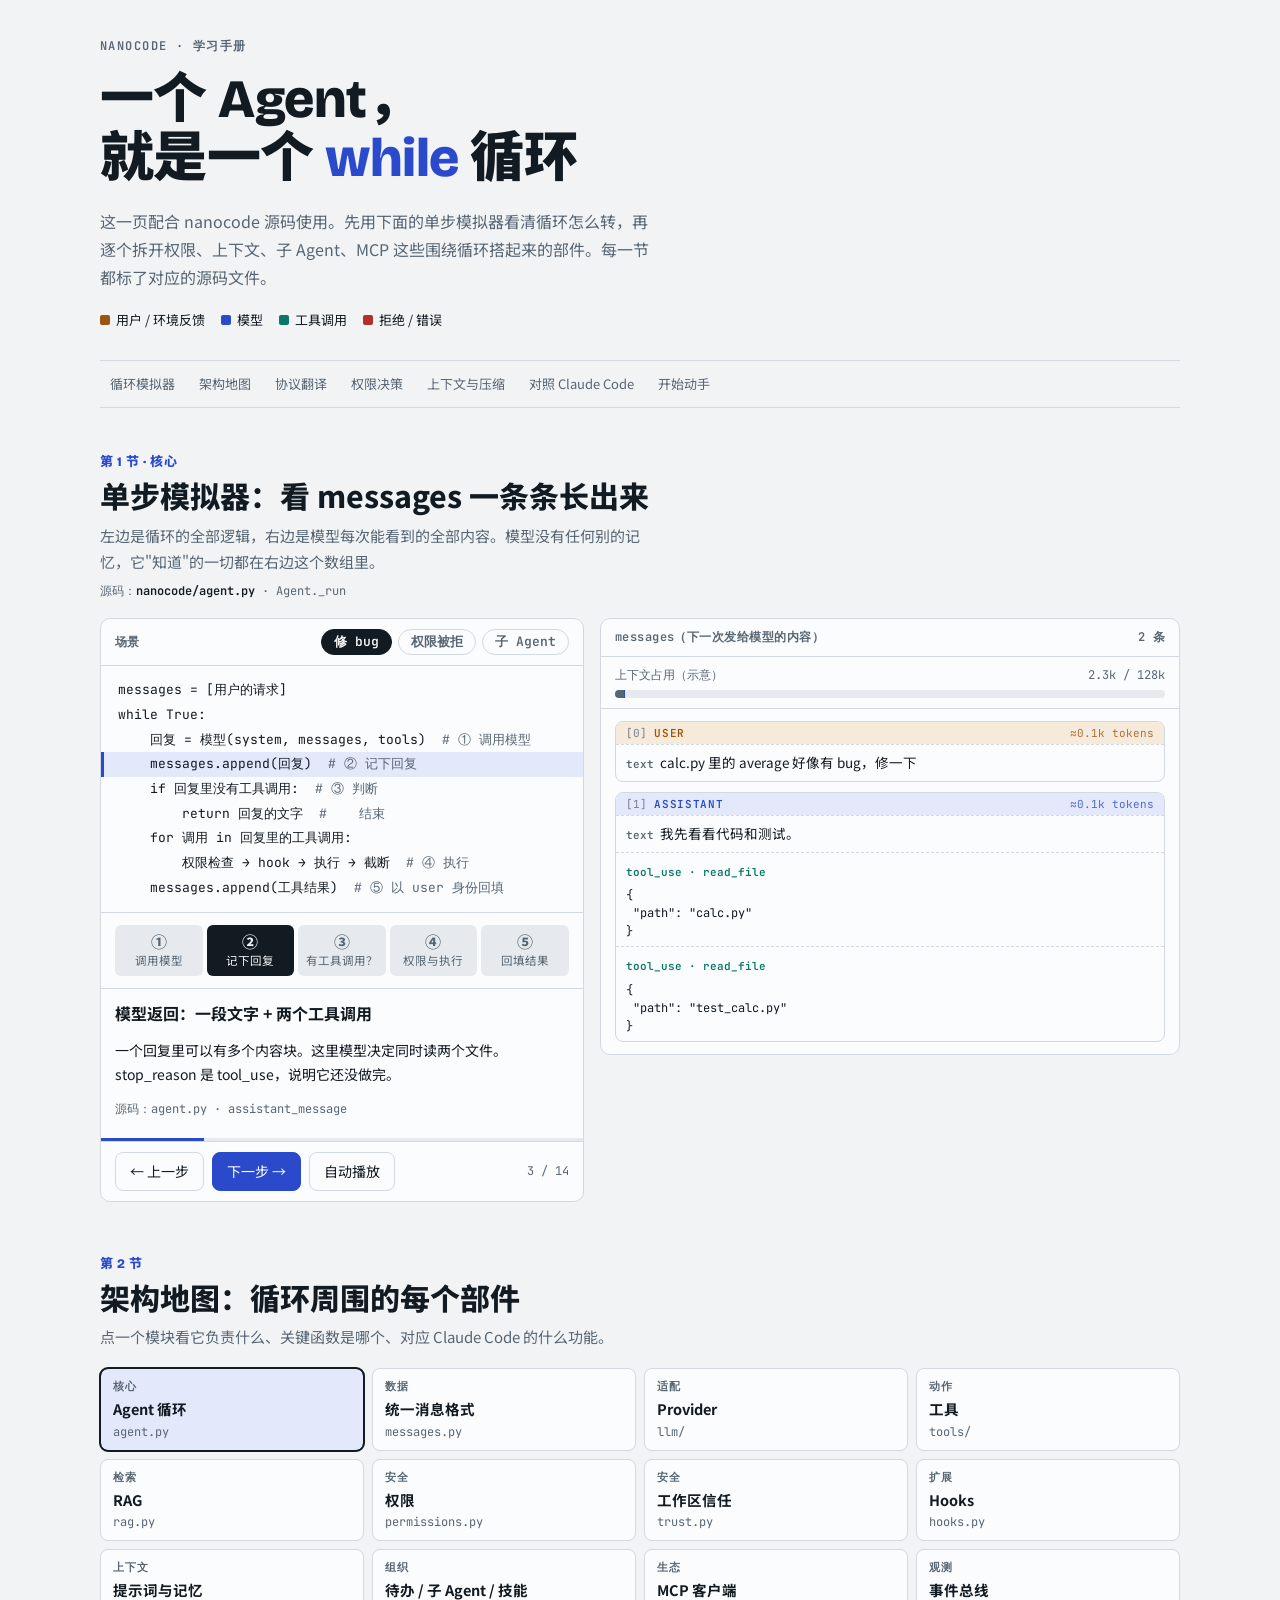
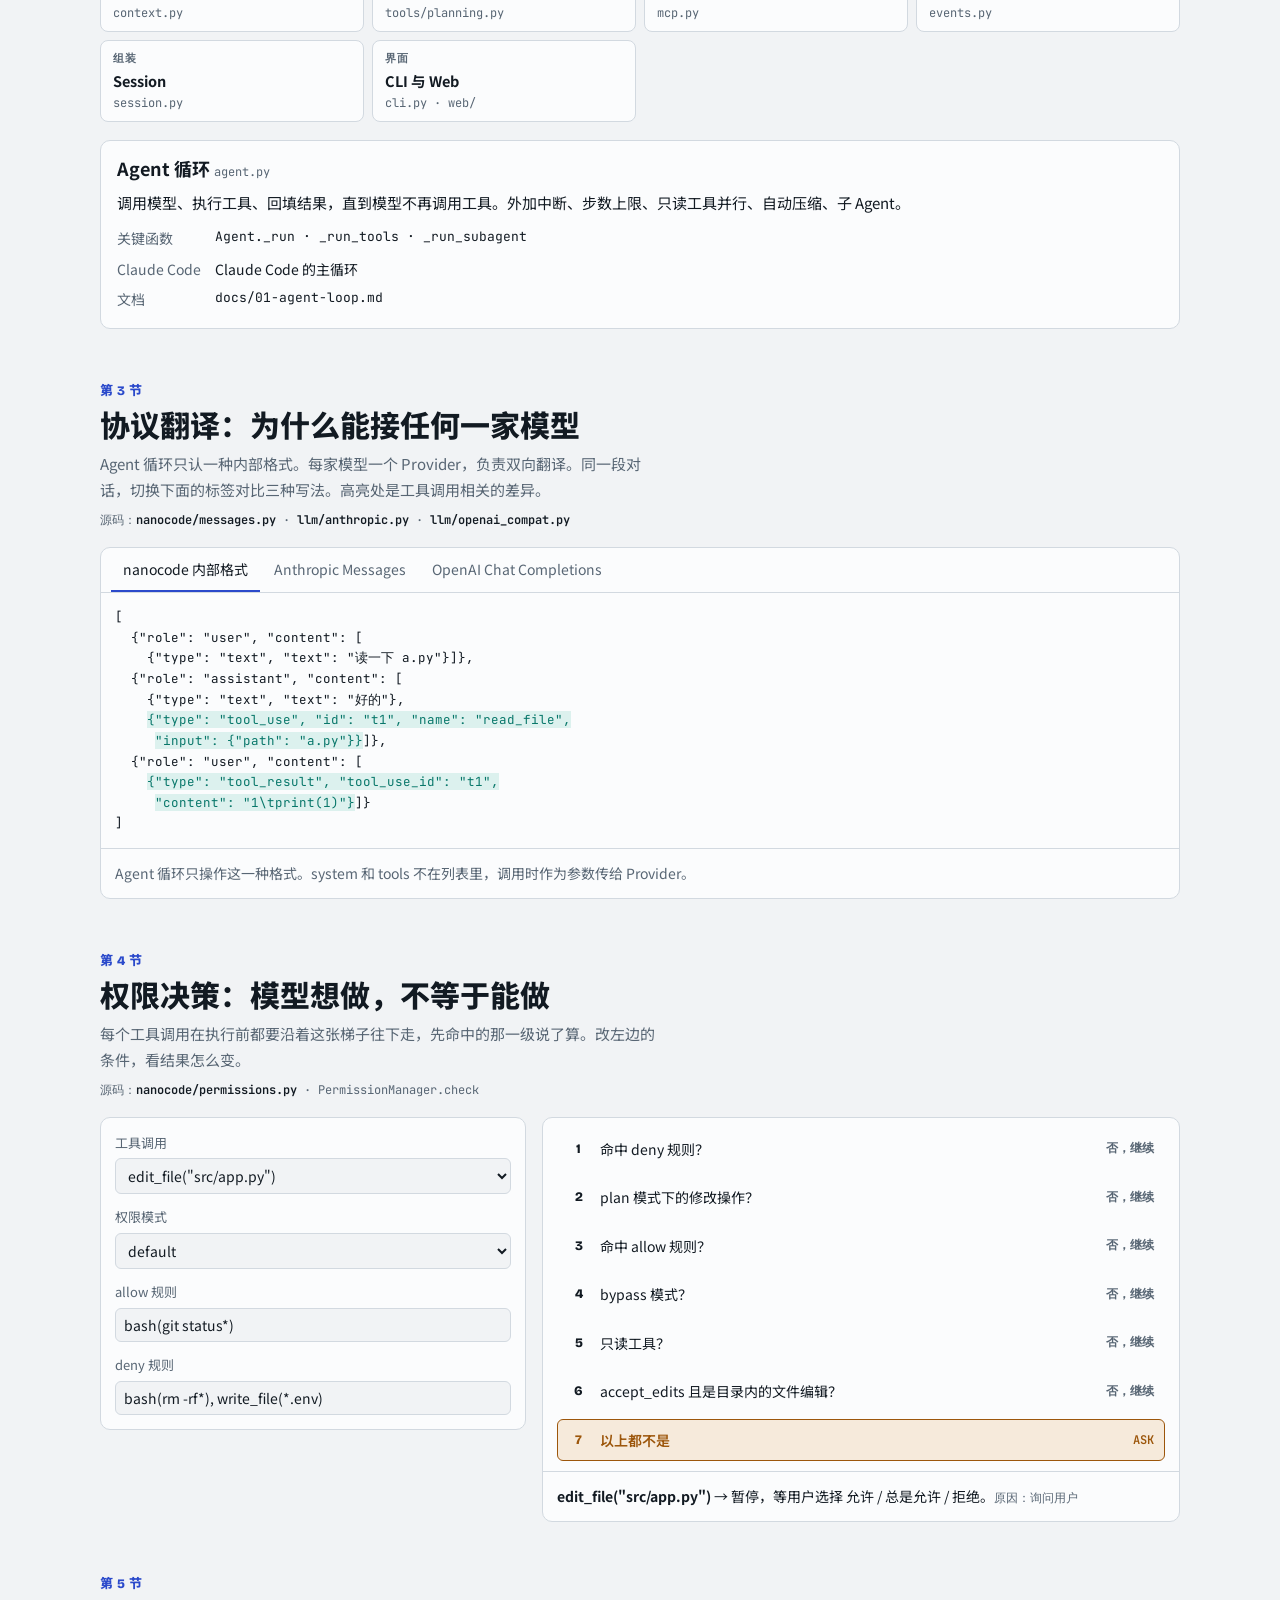
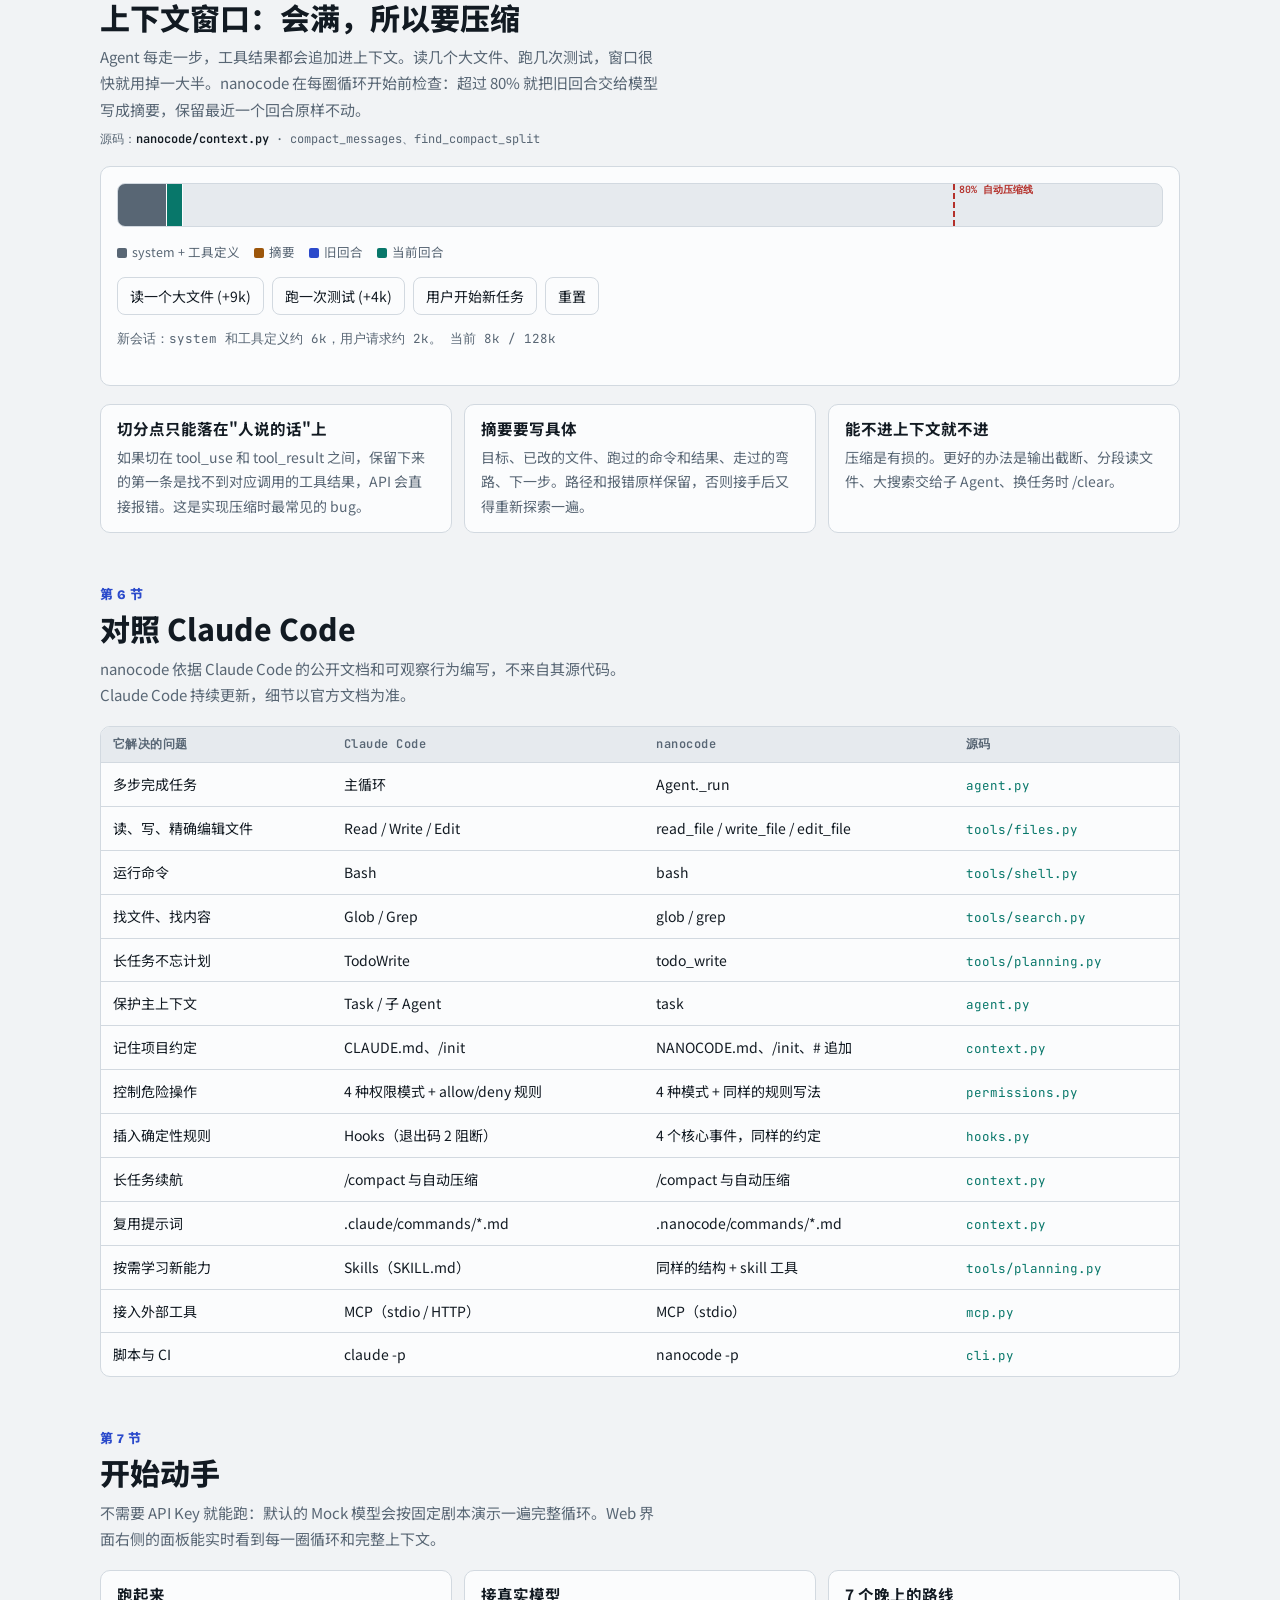
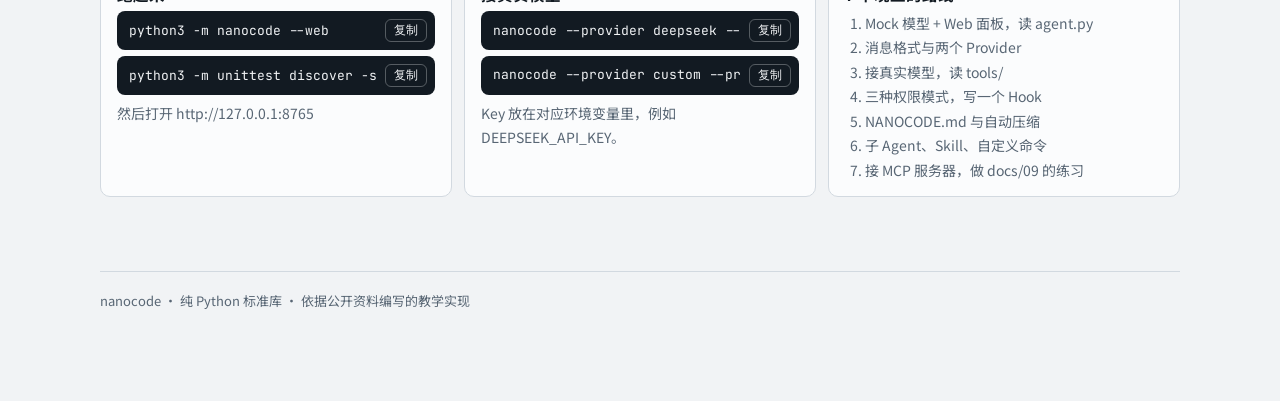
<file: index.html>
<!doctype html>
<html lang="zh-CN">
<head>
<meta charset="utf-8">
<meta name="viewport" content="width=device-width, initial-scale=1, viewport-fit=cover">
<title>nanocode 架构图解</title>
<link rel="preconnect" href="https://fonts.googleapis.com">
<link rel="preconnect" href="https://fonts.gstatic.com" crossorigin>
<link rel="stylesheet" href="https://fonts.googleapis.com/css2?family=Bricolage+Grotesque:opsz,wght@12..96,500;12..96,800&family=JetBrains+Mono:wght@400;600&family=Noto+Sans+SC:wght@400;500;700;900&display=swap">
<style>
/* 版式：单栏工程手册。开篇即"单步模拟器"——Agent 就是一个循环；之后按模块逐章拆解。
   颜色语义贯穿全页：钴蓝=模型，青绿=工具，赭黄=用户/环境，红=拒绝。 */
:root {
  --paper: #f1f3f5; --sheet: #fbfcfd; --ink: #121a22; --muted: #586674; --rule: #d2d9e0; --wash: #e6eaee;
  --model: #2b4acb; --tool: #08776a; --env: #9c560b; --deny: #b4302a;
  --model-wash: #e3e8fb; --tool-wash: #dcf1ee; --env-wash: #f6eadb; --deny-wash: #f8e1df;
  --f-display: "Bricolage Grotesque", "Noto Sans SC", system-ui, sans-serif;
  --f-body: "Noto Sans SC", "PingFang SC", "Microsoft YaHei", system-ui, sans-serif;
  --f-mono: "JetBrains Mono", ui-monospace, "SF Mono", Menlo, Consolas, monospace;
  color-scheme: light;
}
@media (prefers-color-scheme: dark) { :root:not([data-theme="light"]) {
  --paper: #0d1217; --sheet: #131a21; --ink: #e3e9ef; --muted: #8f9eac; --rule: #26323d; --wash: #1a232c;
  --model: #8ea2ff; --tool: #41c7b2; --env: #e7a656; --deny: #ff7e72;
  --model-wash: #1b2449; --tool-wash: #0f2e2a; --env-wash: #33240f; --deny-wash: #3a1916; color-scheme: dark } }
:root[data-theme="dark"] {
  --paper: #0d1217; --sheet: #131a21; --ink: #e3e9ef; --muted: #8f9eac; --rule: #26323d; --wash: #1a232c;
  --model: #8ea2ff; --tool: #41c7b2; --env: #e7a656; --deny: #ff7e72;
  --model-wash: #1b2449; --tool-wash: #0f2e2a; --env-wash: #33240f; --deny-wash: #3a1916; color-scheme: dark }

* { box-sizing: border-box }
body { margin: 0; background: var(--paper); color: var(--ink); font: 15px/1.75 var(--f-body); -webkit-font-smoothing: antialiased }
.wrap { max-width: 1120px; margin: 0 auto; padding-inline: 20px; padding-block: 0 80px }
@media (max-width: 480px) { .wrap { padding-inline: 16px } }
h1, h2, h3 { text-wrap: balance; line-height: 1.25; margin: 0 }
p { margin: 0 }
code, pre, .mono { font-family: var(--f-mono) }
a { color: var(--model) }
button { font: inherit; color: inherit; cursor: pointer }
:focus-visible { outline: 2px solid var(--model); outline-offset: 2px }

/* ---------- 顶部 ---------- */
.masthead { padding-block: 40px 28px; display: grid; gap: 18px; border-bottom: 1px solid var(--rule) }
.eyebrow { font: 600 12px/1 var(--f-mono); letter-spacing: .12em; text-transform: uppercase; color: var(--muted) }
.masthead h1 { font: 900 clamp(30px, 6vw, 54px)/1.1 var(--f-display); letter-spacing: -.01em }
.masthead h1 em { font-style: normal; color: var(--model) }
.lede { max-width: 62ch; color: var(--muted); font-size: 16px }
.legend { display: flex; flex-wrap: wrap; gap: 6px 16px; font-size: 13px }
.legend span { display: inline-flex; align-items: center; gap: 6px }
.legend i { width: 10px; height: 10px; border-radius: 2px; display: inline-block }

nav.toc { position: sticky; top: env(safe-area-inset-top, 0px); z-index: 5; background: var(--paper); border-bottom: 1px solid var(--rule);
  display: flex; gap: 4px; overflow-x: auto; padding-block: 8px; scrollbar-width: none }
nav.toc a { flex: none; text-decoration: none; color: var(--muted); font-size: 13px; padding: 4px 10px; border-radius: 99px }
nav.toc a:hover { color: var(--ink); background: var(--wash) }

section.chapter { padding-block: 48px 8px; display: grid; gap: 18px }
.chapter-head { display: grid; gap: 8px; max-width: 70ch }
.chapter-head .num { font: 800 13px/1 var(--f-display); color: var(--model); letter-spacing: .04em }
.chapter-head h2 { font: 800 clamp(22px, 3.4vw, 30px)/1.25 var(--f-body) }
.chapter-head p { color: var(--muted) }
.src { font: 12px var(--f-mono); color: var(--muted) }
.src b { color: var(--ink); font-weight: 600 }

/* ---------- 单步模拟器 ---------- */
.sim { display: grid; grid-template-columns: minmax(0, 5fr) minmax(0, 6fr); gap: 16px; align-items: start }
@media (max-width: 860px) { .sim { grid-template-columns: 1fr } }
.panel { background: var(--sheet); border: 1px solid var(--rule); border-radius: 10px; min-width: 0 }
.panel-h { display: flex; align-items: center; justify-content: space-between; gap: 8px; padding: 10px 14px; border-bottom: 1px solid var(--rule); font: 600 12px var(--f-mono); color: var(--muted); letter-spacing: .04em }
.scen { display: flex; flex-wrap: wrap; gap: 6px }
.scen button { border: 1px solid var(--rule); background: var(--sheet); border-radius: 99px; padding: 3px 12px; font-size: 13px }
.scen button[aria-pressed="true"] { background: var(--ink); color: var(--paper); border-color: var(--ink) }
.loopcode { margin: 0; padding: 12px 0; font: 13px/1.9 var(--f-mono); overflow-x: auto }
.loopcode div { padding: 0 14px; white-space: pre; border-left: 3px solid transparent; transition: background .2s }
.loopcode div .c { color: var(--muted) }
.loopcode div.on { background: var(--model-wash); border-left-color: var(--model) }
.stages { display: grid; grid-template-columns: repeat(5, minmax(0, 1fr)); gap: 4px; padding: 12px 14px; border-top: 1px solid var(--rule) }
.stage { text-align: center; font-size: 11.5px; line-height: 1.35; padding: 8px 2px; border-radius: 6px; background: var(--wash); color: var(--muted); transition: all .2s }
.stage b { display: block; font: 800 16px/1.2 var(--f-display) }
.stage.on { background: var(--ink); color: var(--paper) }
.narr { padding: 14px; border-top: 1px solid var(--rule); display: grid; gap: 8px; min-height: 150px }
.narr h3 { font-size: 16px; font-weight: 700 }
.narr p { font-size: 14px }
.controls { display: flex; flex-wrap: wrap; gap: 8px; align-items: center; padding: 10px 14px; border-top: 1px solid var(--rule) }
.controls button { border: 1px solid var(--rule); background: var(--sheet); border-radius: 8px; padding: 6px 14px; font-size: 14px }
.controls button.primary { background: var(--model); border-color: var(--model); color: #fff }
.controls .count { margin-left: auto; font: 12px var(--f-mono); color: var(--muted); font-variant-numeric: tabular-nums }
.progress { height: 3px; background: var(--wash) }
.progress i { display: block; height: 100%; background: var(--model); transition: width .25s }

.ctxbar { padding: 10px 14px; border-bottom: 1px solid var(--rule); display: grid; gap: 6px }
.ctxbar .row { display: flex; justify-content: space-between; font: 12px var(--f-mono); color: var(--muted); font-variant-numeric: tabular-nums }
.ctxbar .bar { height: 8px; border-radius: 99px; background: var(--wash); overflow: hidden; display: flex }
.ctxbar .bar i { display: block; height: 100% }
.msgs { padding: 12px 14px; display: grid; gap: 10px; max-height: 620px; overflow-y: auto }
.msg { border-radius: 8px; border: 1px solid var(--rule); background: var(--sheet); overflow: hidden; min-width: 0 }
.msg.fresh { animation: drop .45s ease-out }
@keyframes drop { from { transform: translateY(-6px); box-shadow: 0 0 0 3px var(--model-wash) } to { transform: none; box-shadow: none } }
.msg-h { display: flex; justify-content: space-between; gap: 8px; padding: 4px 10px; font: 600 11px var(--f-mono); letter-spacing: .06em; text-transform: uppercase }
.msg.user .msg-h { background: var(--env-wash); color: var(--env) }
.msg.assistant .msg-h { background: var(--model-wash); color: var(--model) }
.msg-h span:last-child { font-weight: 400; text-transform: none; letter-spacing: 0; opacity: .8 }
.blk { padding: 6px 10px; font-size: 13.5px; border-top: 1px dashed var(--rule); min-width: 0 }
.blk:first-of-type { border-top: 0 }
.blk .t { font: 600 11px var(--f-mono); margin-right: 6px }
.blk.text .t { color: var(--muted) }
.blk.tool_use .t { color: var(--tool) }
.blk.tool_result .t { color: var(--env) }
.blk.err .t, .blk.err { color: var(--deny) }
.blk pre { margin: 4px 0 0; font: 12px/1.5 var(--f-mono); white-space: pre-wrap; word-break: break-word; color: var(--ink) }
.blk.err pre { color: var(--deny) }
.idx { color: var(--muted) }
.empty-msgs { color: var(--muted); font-size: 13px; text-align: center; padding: 24px 8px }

/* ---------- 架构地图 ---------- */
.map { display: grid; grid-template-columns: repeat(4, minmax(0, 1fr)); gap: 8px }
@media (max-width: 760px) { .map { grid-template-columns: repeat(2, minmax(0, 1fr)) } }
.mod { text-align: left; border: 1px solid var(--rule); background: var(--sheet); border-radius: 8px; padding: 10px 12px; display: grid; gap: 2px; min-width: 0 }
.mod .f { font: 12px var(--f-mono); color: var(--muted); overflow-wrap: anywhere }
.mod .n { font-weight: 700; font-size: 14.5px }
.mod.core { border-color: var(--model); background: var(--model-wash) }
.mod[aria-pressed="true"] { outline: 2px solid var(--ink); outline-offset: -1px }
.mod .k { font: 600 10.5px var(--f-mono); letter-spacing: .08em; text-transform: uppercase; color: var(--muted) }
.detail { padding: 16px; display: grid; gap: 10px }
.detail h3 { font-size: 18px }
.detail dl { display: grid; grid-template-columns: max-content minmax(0, 1fr); gap: 6px 14px; margin: 0; font-size: 14px }
.detail dt { color: var(--muted) }
.detail dd { margin: 0; min-width: 0 }

/* ---------- 协议翻译 ---------- */
.tabs { display: flex; gap: 2px; border-bottom: 1px solid var(--rule); padding: 0 10px; overflow-x: auto }
.tabs button { border: 0; background: none; padding: 9px 12px; border-bottom: 2px solid transparent; color: var(--muted); font-size: 14px; white-space: nowrap }
.tabs button[aria-selected="true"] { color: var(--ink); border-bottom-color: var(--model) }
.codebox { margin: 0; padding: 14px; font: 12.5px/1.65 var(--f-mono); overflow-x: auto; white-space: pre }
.codebox .hl { background: var(--tool-wash); color: var(--tool) }
.notes { padding: 12px 14px; border-top: 1px solid var(--rule); font-size: 14px; color: var(--muted) }

/* ---------- 权限决策 ---------- */
.perm { display: grid; grid-template-columns: minmax(0, 2fr) minmax(0, 3fr); gap: 16px; align-items: start }
@media (max-width: 760px) { .perm { grid-template-columns: 1fr } }
.form { padding: 14px; display: grid; gap: 12px }
.form label { font-size: 13px; color: var(--muted); display: grid; gap: 4px }
.form select, .form input { font: 14px var(--f-body); color: var(--ink); background: var(--paper); border: 1px solid var(--rule); border-radius: 6px; padding: 6px 8px; width: 100% }
.ladder { padding: 10px 14px; display: grid; gap: 6px; counter-reset: rung }
.rung { display: grid; grid-template-columns: 22px minmax(0, 1fr) auto; gap: 10px; align-items: center; padding: 8px 10px; border-radius: 6px; font-size: 14px; color: var(--muted); border: 1px solid transparent }
.rung::before { counter-increment: rung; content: counter(rung); font: 800 13px var(--f-display); text-align: center }
.rung .res { font: 600 12px var(--f-mono) }
.rung.pass { color: var(--ink) }
.rung.pass .res { color: var(--muted) }
.rung.hit { color: var(--ink); font-weight: 600; border-color: currentColor }
.rung.hit.allow { background: var(--tool-wash); color: var(--tool) }
.rung.hit.deny { background: var(--deny-wash); color: var(--deny) }
.rung.hit.ask { background: var(--env-wash); color: var(--env) }
.rung.skip { opacity: .4 }
.verdict { padding: 12px 14px; border-top: 1px solid var(--rule); font-size: 14px }

/* ---------- 上下文 ---------- */
.ctxdemo { padding: 16px; display: grid; gap: 14px }
.window { display: flex; height: 44px; border: 1px solid var(--rule); border-radius: 8px; overflow: hidden; background: var(--wash); position: relative }
.window i { display: block; height: 100%; border-right: 1px solid var(--sheet); transition: width .3s }
.window .limit { position: absolute; top: 0; bottom: 0; width: 0; border-left: 2px dashed var(--deny) }
.window .limit span { position: absolute; top: -1px; left: 4px; font: 600 10px var(--f-mono); color: var(--deny); white-space: nowrap }
.ctx-legend { display: flex; flex-wrap: wrap; gap: 4px 14px; font-size: 12.5px; color: var(--muted) }
.ctx-legend i { display: inline-block; width: 10px; height: 10px; border-radius: 2px; margin-right: 5px; vertical-align: -1px }
.ctx-row { display: flex; flex-wrap: wrap; gap: 8px; align-items: center }
.ctx-row button { border: 1px solid var(--rule); background: var(--sheet); border-radius: 8px; padding: 6px 12px; font-size: 14px }
.ctx-log { font: 12.5px/1.6 var(--f-mono); color: var(--muted); min-height: 3.2em }

/* ---------- 表格与列表 ---------- */
.tablewrap { overflow-x: auto; border: 1px solid var(--rule); border-radius: 10px; background: var(--sheet) }
table { border-collapse: collapse; width: 100%; font-size: 14px; min-width: 620px }
th, td { text-align: left; padding: 9px 12px; border-bottom: 1px solid var(--rule); vertical-align: top }
th { font: 600 12px var(--f-mono); letter-spacing: .04em; color: var(--muted); background: var(--wash) }
tr:last-child td { border-bottom: 0 }
td code { font-size: 12.5px; color: var(--tool) }
.cols { display: grid; grid-template-columns: repeat(auto-fit, minmax(260px, 1fr)); gap: 12px }
.card { padding: 14px 16px; display: grid; gap: 6px; align-content: start }
.card h3 { font-size: 15.5px }
.card p, .card li { font-size: 14px; color: var(--muted) }
.card ol, .card ul { margin: 0; padding-left: 20px }
.cmd { display: flex; gap: 8px; align-items: center; background: var(--ink); color: var(--paper); border-radius: 8px; padding: 8px 8px 8px 12px; font: 13px var(--f-mono); min-width: 0 }
.cmd code { flex: 1; min-width: 0; overflow-x: auto; white-space: nowrap }
.cmd button { flex: none; border: 1px solid color-mix(in srgb, var(--paper) 30%, transparent); background: none; color: var(--paper); border-radius: 6px; padding: 2px 8px; font-size: 12px }
footer { margin-top: 56px; padding-top: 18px; border-top: 1px solid var(--rule); font-size: 13px; color: var(--muted) }
@media (prefers-reduced-motion: reduce) { *, *::before, *::after { animation: none !important; transition: none !important } }
</style>
</head>
<body>
<div class="wrap">

<header class="masthead">
  <div class="eyebrow">nanocode · 学习手册</div>
  <h1>一个 Agent，<br>就是一个 <em>while</em> 循环</h1>
  <p class="lede">这一页配合 nanocode 源码使用。先用下面的单步模拟器看清循环怎么转，再逐个拆开权限、上下文、子 Agent、MCP 这些围绕循环搭起来的部件。每一节都标了对应的源码文件。</p>
  <div class="legend" aria-label="颜色图例">
    <span><i style="background:var(--env)"></i>用户 / 环境反馈</span>
    <span><i style="background:var(--model)"></i>模型</span>
    <span><i style="background:var(--tool)"></i>工具调用</span>
    <span><i style="background:var(--deny)"></i>拒绝 / 错误</span>
  </div>
</header>

<nav class="toc" aria-label="章节">
  <a href="#loop">循环模拟器</a><a href="#map">架构地图</a><a href="#protocol">协议翻译</a>
  <a href="#perm">权限决策</a><a href="#context">上下文与压缩</a><a href="#compare">对照 Claude Code</a><a href="#start">开始动手</a>
</nav>

<!-- ======================================================= 1 循环 -->
<section class="chapter" id="loop">
  <div class="chapter-head">
    <span class="num">第 1 节 · 核心</span>
    <h2>单步模拟器：看 messages 一条条长出来</h2>
    <p>左边是循环的全部逻辑，右边是模型每次能看到的全部内容。模型没有任何别的记忆，它"知道"的一切都在右边这个数组里。</p>
    <span class="src">源码：<b>nanocode/agent.py</b> · Agent._run</span>
  </div>
  <div class="sim">
    <div class="panel">
      <div class="panel-h"><span>场景</span>
        <div class="scen" role="group" aria-label="选择场景">
          <button data-s="fix" aria-pressed="true">修 bug</button>
          <button data-s="deny">权限被拒</button>
          <button data-s="sub">子 Agent</button>
        </div>
      </div>
      <div class="loopcode" id="code"></div>
      <div class="stages" id="stages"></div>
      <div class="narr" aria-live="polite"><h3 id="narr-t"></h3><p id="narr-p"></p><span class="src" id="narr-src"></span></div>
      <div class="progress"><i id="prog"></i></div>
      <div class="controls">
        <button id="prev">← 上一步</button>
        <button id="next" class="primary">下一步 →</button>
        <button id="play">自动播放</button>
        <span class="count" id="count"></span>
      </div>
    </div>
    <div class="panel">
      <div class="panel-h"><span>messages（下一次发给模型的内容）</span><span id="msgn" class="mono"></span></div>
      <div class="ctxbar">
        <div class="row"><span>上下文占用（示意）</span><span id="ctxn"></span></div>
        <div class="bar" id="ctxbar"></div>
      </div>
      <div class="msgs" id="msgs"></div>
    </div>
  </div>
</section>

<!-- ======================================================= 2 地图 -->
<section class="chapter" id="map">
  <div class="chapter-head">
    <span class="num">第 2 节</span>
    <h2>架构地图：循环周围的每个部件</h2>
    <p>点一个模块看它负责什么、关键函数是哪个、对应 Claude Code 的什么功能。</p>
  </div>
  <div class="map" id="mods"></div>
  <div class="panel detail" id="mod-detail" aria-live="polite"></div>
</section>

<!-- ======================================================= 3 协议 -->
<section class="chapter" id="protocol">
  <div class="chapter-head">
    <span class="num">第 3 节</span>
    <h2>协议翻译：为什么能接任何一家模型</h2>
    <p>Agent 循环只认一种内部格式。每家模型一个 Provider，负责双向翻译。同一段对话，切换下面的标签对比三种写法。高亮处是工具调用相关的差异。</p>
    <span class="src">源码：<b>nanocode/messages.py</b> · <b>llm/anthropic.py</b> · <b>llm/openai_compat.py</b></span>
  </div>
  <div class="panel">
    <div class="tabs" role="tablist" id="ptabs">
      <button role="tab" data-p="unified" aria-selected="true">nanocode 内部格式</button>
      <button role="tab" data-p="anthropic">Anthropic Messages</button>
      <button role="tab" data-p="openai">OpenAI Chat Completions</button>
    </div>
    <pre class="codebox" id="pcode"></pre>
    <div class="notes" id="pnote"></div>
  </div>
</section>

<!-- ======================================================= 4 权限 -->
<section class="chapter" id="perm">
  <div class="chapter-head">
    <span class="num">第 4 节</span>
    <h2>权限决策：模型想做，不等于能做</h2>
    <p>每个工具调用在执行前都要沿着这张梯子往下走，先命中的那一级说了算。改左边的条件，看结果怎么变。</p>
    <span class="src">源码：<b>nanocode/permissions.py</b> · PermissionManager.check</span>
  </div>
  <div class="perm">
    <div class="panel form">
      <label for="p-tool">工具调用
        <select id="p-tool">
          <option value="read_file|src/app.py">read_file("src/app.py")</option>
          <option value="read_file|~/.ssh/id_rsa">read_file("~/.ssh/id_rsa")</option>
          <option value="edit_file|src/app.py" selected>edit_file("src/app.py")</option>
          <option value="write_file|.env">write_file(".env")</option>
          <option value="bash|git status -s">bash("git status -s")</option>
          <option value="bash|python -m pytest">bash("python -m pytest")</option>
          <option value="bash|rm -rf build">bash("rm -rf build")</option>
        </select>
      </label>
      <label for="p-mode">权限模式
        <select id="p-mode">
          <option value="default">default</option>
          <option value="accept_edits">accept_edits</option>
          <option value="plan">plan</option>
          <option value="bypass">bypass</option>
        </select>
      </label>
      <label for="p-allow">allow 规则
        <input id="p-allow" value="bash(git status*)">
      </label>
      <label for="p-deny">deny 规则
        <input id="p-deny" value="bash(rm -rf*), write_file(*.env)">
      </label>
    </div>
    <div class="panel">
      <div class="ladder" id="ladder"></div>
      <div class="verdict" id="verdict"></div>
    </div>
  </div>
</section>

<!-- ======================================================= 5 上下文 -->
<section class="chapter" id="context">
  <div class="chapter-head">
    <span class="num">第 5 节</span>
    <h2>上下文窗口：会满，所以要压缩</h2>
    <p>Agent 每走一步，工具结果都会追加进上下文。读几个大文件、跑几次测试，窗口很快就用掉一大半。nanocode 在每圈循环开始前检查：超过 80% 就把旧回合交给模型写成摘要，保留最近一个回合原样不动。</p>
    <span class="src">源码：<b>nanocode/context.py</b> · compact_messages、find_compact_split</span>
  </div>
  <div class="panel ctxdemo">
    <div class="window" id="win"><div class="limit" style="left:80%"><span>80% 自动压缩线</span></div></div>
    <div class="ctx-legend">
      <span><i style="background:var(--muted)"></i>system + 工具定义</span>
      <span><i style="background:var(--env)"></i>摘要</span>
      <span><i style="background:var(--model)"></i>旧回合</span>
      <span><i style="background:var(--tool)"></i>当前回合</span>
    </div>
    <div class="ctx-row">
      <button id="c-read">读一个大文件 (+9k)</button>
      <button id="c-test">跑一次测试 (+4k)</button>
      <button id="c-turn">用户开始新任务</button>
      <button id="c-reset">重置</button>
    </div>
    <div class="ctx-log" id="clog" aria-live="polite"></div>
  </div>
  <div class="cols">
    <div class="panel card"><h3>切分点只能落在"人说的话"上</h3><p>如果切在 tool_use 和 tool_result 之间，保留下来的第一条是找不到对应调用的工具结果，API 会直接报错。这是实现压缩时最常见的 bug。</p></div>
    <div class="panel card"><h3>摘要要写具体</h3><p>目标、已改的文件、跑过的命令和结果、走过的弯路、下一步。路径和报错原样保留，否则接手后又得重新探索一遍。</p></div>
    <div class="panel card"><h3>能不进上下文就不进</h3><p>压缩是有损的。更好的办法是输出截断、分段读文件、大搜索交给子 Agent、换任务时 /clear。</p></div>
  </div>
</section>

<!-- ======================================================= 6 对照 -->
<section class="chapter" id="compare">
  <div class="chapter-head">
    <span class="num">第 6 节</span>
    <h2>对照 Claude Code</h2>
    <p>nanocode 依据 Claude Code 的公开文档和可观察行为编写，不来自其源代码。Claude Code 持续更新，细节以官方文档为准。</p>
  </div>
  <div class="tablewrap">
    <table>
      <thead><tr><th>它解决的问题</th><th>Claude Code</th><th>nanocode</th><th>源码</th></tr></thead>
      <tbody id="cmp"></tbody>
    </table>
  </div>
</section>

<!-- ======================================================= 7 开始 -->
<section class="chapter" id="start">
  <div class="chapter-head">
    <span class="num">第 7 节</span>
    <h2>开始动手</h2>
    <p>不需要 API Key 就能跑：默认的 Mock 模型会按固定剧本演示一遍完整循环。Web 界面右侧的面板能实时看到每一圈循环和完整上下文。</p>
  </div>
  <div class="cols">
    <div class="panel card">
      <h3>跑起来</h3>
      <div class="cmd"><code>python3 -m nanocode --web</code><button data-copy>复制</button></div>
      <div class="cmd"><code>python3 -m unittest discover -s tests</code><button data-copy>复制</button></div>
      <p>然后打开 http://127.0.0.1:8765</p>
    </div>
    <div class="panel card">
      <h3>接真实模型</h3>
      <div class="cmd"><code>nanocode --provider deepseek --model deepseek-chat</code><button data-copy>复制</button></div>
      <div class="cmd"><code>nanocode --provider custom --protocol openai --base-url https://你的地址/v1 --model 模型名</code><button data-copy>复制</button></div>
      <p>Key 放在对应环境变量里，例如 DEEPSEEK_API_KEY。</p>
    </div>
    <div class="panel card">
      <h3>7 个晚上的路线</h3>
      <ol>
        <li>Mock 模型 + Web 面板，读 agent.py</li>
        <li>消息格式与两个 Provider</li>
        <li>接真实模型，读 tools/</li>
        <li>三种权限模式，写一个 Hook</li>
        <li>NANOCODE.md 与自动压缩</li>
        <li>子 Agent、Skill、自定义命令</li>
        <li>接 MCP 服务器，做 docs/09 的练习</li>
      </ol>
    </div>
  </div>
  <footer>nanocode · 纯 Python 标准库 · 依据公开资料编写的教学实现</footer>
</section>
</div>

<script>
(() => {
const $ = (s) => document.querySelector(s);
const esc = (s) => String(s).replace(/[&<>"]/g, (c) => ({ "&": "&amp;", "<": "&lt;", ">": "&gt;", '"': "&quot;" }[c]));

/* ===================================================== 1 模拟器 */
const CODE = [
  ['messages = [用户的请求]', ''],
  ['while True:', ''],
  ['    回复 = 模型(system, messages, tools)', '# ① 调用模型'],
  ['    messages.append(回复)', '# ② 记下回复'],
  ['    if 回复里没有工具调用:', '# ③ 判断'],
  ['        return 回复的文字', '#    结束'],
  ['    for 调用 in 回复里的工具调用:', ''],
  ['        权限检查 → hook → 执行 → 截断', '# ④ 执行'],
  ['    messages.append(工具结果)', '# ⑤ 以 user 身份回填'],
];
const STAGES = [["①", "调用模型"], ["②", "记下回复"], ["③", "有工具调用？"], ["④", "权限与执行"], ["⑤", "回填结果"]];
const lineStage = { 0: -1, 2: 0, 3: 1, 4: 2, 5: 2, 7: 3, 8: 4 };

const U = (blocks) => ({ role: "user", blocks });
const A = (blocks) => ({ role: "assistant", blocks });
const T = (text) => ({ type: "text", text });
const TU = (name, input) => ({ type: "tool_use", name, input });
const TR = (content, err) => ({ type: "tool_result", content, err });

const SCEN = {
  fix: { sys: 2.1, steps: [
    { line: 0, add: U([T("calc.py 里的 average 好像有 bug，修一下")]), tok: 0.05,
      t: "用户提出请求", p: "循环开始前，messages 里只有一条用户消息。注意 system 提示词和工具定义不在 messages 里，它们是每次调用时单独附带的参数。", s: "agent.py · _run → _append_user" },
    { line: 2, t: "第 1 圈：调用模型", p: "发送 system + messages + 10 个工具的定义。模型不知道有 Python 代码在执行工具，它只看到一组 JSON 描述的'可用动作'。回复以流式返回，文字一边生成一边显示。", s: "llm/*.py · Provider.complete" },
    { line: 3, add: A([T("我先看看代码和测试。"), TU("read_file", { path: "calc.py" }), TU("read_file", { path: "test_calc.py" })]), tok: 0.12,
      t: "模型返回：一段文字 + 两个工具调用", p: "一个回复里可以有多个内容块。这里模型决定同时读两个文件。stop_reason 是 tool_use，说明它还没做完。", s: "agent.py · assistant_message" },
    { line: 4, t: "有工具调用 → 继续", p: "判断循环是否结束的唯一依据：回复里有没有 tool_use。程序没有写死任何流程，下一步做什么完全由模型决定。", s: "agent.py · tool_uses()" },
    { line: 7, t: "执行：两个只读工具并行", p: "read_file 是只读工具，在工作目录内直接放行。两个调用都是只读的，所以用线程池并行执行。读取结果带行号，模型后面可以说'第 9 行有问题'。", s: "agent.py · _run_tools · tools/files.py" },
    { line: 8, add: U([TR("1\t\"\"\"一个故意留了 bug 的小模块\"\"\"\n…\n8\tdef average(numbers):\n9\t    return sum(numbers) / len(numbers) - 1"), TR("…\n13\t    def test_average_empty(self):\n14\t        self.assertEqual(average([]), 0)")]), tok: 0.9,
      t: "结果以 user 身份回填", p: "对模型而言对话只有两方：它自己和外部世界。工具输出是外部世界的反馈，所以放在 user 一侧，并用 tool_use_id 和调用一一配对。", s: "messages.py · tool_result_block" },
    { line: 2, t: "第 2 圈：再次调用模型", p: "这次 messages 多了两条。Agent 每走一步都要把全部历史重新发一遍，所以上下文只增不减，这也是 Prompt Caching 对 Agent 特别重要的原因。", s: "llm/anthropic.py · cache_control" },
    { line: 3, add: A([T("问题有两个：多减了 1，空列表会除零。"), TU("edit_file", { path: "calc.py", old_string: "    return sum(numbers) / len(numbers) - 1", new_string: "    if not numbers:\n        return 0\n    return sum(numbers) / len(numbers)" })]), tok: 0.2,
      t: "模型决定修改文件", p: "edit_file 只需要给出要替换的那一小段。old_string 必须在文件中唯一出现，而且这个文件必须先读过，否则拒绝执行。", s: "tools/files.py · EditFile" },
    { line: 7, t: "权限：写操作需要确认", p: "default 模式下，修改文件要用户点头。用户点了'允许'。如果是 accept_edits 模式，工作目录内的编辑会自动放行。", s: "permissions.py · resolve → ask_fn" },
    { line: 8, add: U([TR("已修改 calc.py（替换 1 处，约第 9 行）")]), tok: 0.05, t: "回填修改结果", p: "结果很短，但足够让模型确认修改成功。", s: "tools/files.py" },
    { line: 3, add: A([T("改好了，跑一下测试确认。"), TU("bash", { command: "python3 -m unittest test_calc -v" })]), tok: 0.08,
      t: "第 3 圈：模型主动验证", p: "系统提示词里写了'改完要验证'。这条命令命中了 allow 规则 bash(python3 -m unittest*)，所以不用再问用户。", s: "context.py · BASE_PROMPT" },
    { line: 8, add: U([TR("test_add ... ok\ntest_average ... ok\ntest_average_empty ... ok\n\nRan 3 tests in 0.001s\nOK")]), tok: 0.15, t: "测试通过", p: "命令输出（包括失败信息）都会原样交给模型。测试失败对模型来说是有用的信息，所以非 0 退出码不算工具错误。", s: "tools/shell.py · Bash" },
    { line: 3, add: A([T("已修复 calc.py:9：去掉多余的 - 1，并在空列表时返回 0。相关测试全部通过。")]), tok: 0.05,
      t: "第 4 圈：只有文字，没有工具调用", p: "stop_reason 变成 end_turn。", s: "agent.py" },
    { line: 5, t: "循环结束", p: "4 次模型调用、4 次工具执行、1 次用户确认。整个过程中程序只做了三件事：执行模型要求的动作、把结果交还给模型、把守安全边界。", s: "agent.py · turn_end 事件" },
  ]},
  deny: { sys: 2.1, steps: [
    { line: 0, add: U([T("帮我把构建产物清理掉")]), tok: 0.04, t: "一个有歧义的请求", p: "'清理'可以有很多种理解。这正是需要权限系统的场景。", s: "" },
    { line: 2, t: "调用模型", p: "", s: "" },
    { line: 3, add: A([T("好的，删除 build 和 dist 目录。"), TU("bash", { command: "rm -rf build dist" })]), tok: 0.06, t: "模型想执行删除命令", p: "", s: "" },
    { line: 7, t: "命中 deny 规则", p: "settings.json 里配置了 deny: bash(rm -rf*)。deny 优先于一切，即使在 bypass 模式下也会拦截。如果配了 PreToolUse hook，也可以在这里用退出码 2 拦截。", s: "permissions.py · check 第 1 级" },
    { line: 8, add: U([TR("权限被拒绝：命中 deny 规则", true)]), tok: 0.03, t: "拒绝也要回填结果", p: "每个 tool_use 都必须有对应的 tool_result，否则下次调用 API 会报错。拒绝的原因作为 is_error 结果交给模型。用户直接拒绝时，结果里还会加一句'不要换个方式绕过'。", s: "agent.py · _prepare" },
    { line: 2, t: "调用模型", p: "", s: "" },
    { line: 3, add: A([T("删除命令被权限规则拦截了。你可以手动运行 rm -rf build dist，或者告诉我只删除哪些文件。")]), tok: 0.05, t: "模型读懂了拒绝，转而询问用户", p: "Agent 没有崩溃，也没有绕过限制。错误信息写得清楚，模型就能做出合理的下一步。", s: "" },
    { line: 5, t: "循环结束", p: "", s: "" },
  ]},
  sub: { sys: 2.1, steps: [
    { line: 0, add: U([T("找出所有调用 send_email 但没做异常处理的地方")]), tok: 0.04, t: "一个需要大量阅读的问题", p: "要回答它，可能得 grep 一次、读十几个文件。这些文件内容如果都进入主上下文，会占掉大量空间，而主任务只需要最后的结论。", s: "" },
    { line: 2, t: "调用模型", p: "", s: "" },
    { line: 3, add: A([TU("task", { description: "查找 send_email", prompt: "找出所有调用 send_email 且没有 try/except 包裹的位置，返回 文件:行号 列表" })]), tok: 0.06,
      t: "模型把子任务派给子 Agent", p: "task 工具会新建一个 Agent：messages 为空，只放入这段任务说明；去掉 task 工具防止无限嵌套；和主 Agent 共用权限管理器。", s: "agent.py · _run_subagent" },
    { line: 7, t: "子 Agent 在自己的上下文里工作", p: "子 Agent 调用了 grep 1 次、read_file 12 次，它自己的 messages 涨到 27 条、约 2 万 tokens。这些都不会出现在主 Agent 的上下文里，用完即丢。", s: "tools/planning.py · Task" },
    { line: 8, add: U([TR("共 3 处没有异常处理：\nmailer/signup.py:41\njobs/digest.py:88\napi/invite.py:17")]), tok: 0.04,
      t: "主上下文只多了几行结论", p: "主 Agent 收到的工具结果就是子 Agent 的最终回复。上下文占用几乎没变，这就是子 Agent 的意义。", s: "" },
    { line: 3, add: A([T("找到 3 处：mailer/signup.py:41、jobs/digest.py:88、api/invite.py:17。需要我给它们加上重试和异常处理吗？")]), tok: 0.05, t: "回答用户", p: "", s: "" },
    { line: 5, t: "循环结束", p: "", s: "" },
  ]},
};

let scen = "fix", cur = -1, timer = null;
const codeEl = $("#code"), stagesEl = $("#stages"), msgsEl = $("#msgs");
codeEl.innerHTML = CODE.map(([c, cm]) => `<div>${esc(c)}${cm ? `  <span class="c">${esc(cm)}</span>` : ""}</div>`).join("");
stagesEl.innerHTML = STAGES.map(([n, l]) => `<div class="stage"><b>${n}</b>${l}</div>`).join("");

function renderBlock(b) {
  if (b.type === "text") return `<div class="blk text"><span class="t">text</span>${esc(b.text)}</div>`;
  if (b.type === "tool_use") return `<div class="blk tool_use"><span class="t">tool_use · ${esc(b.name)}</span><pre>${esc(JSON.stringify(b.input, null, 1))}</pre></div>`;
  return `<div class="blk tool_result${b.err ? " err" : ""}"><span class="t">tool_result${b.err ? " · is_error" : ""}</span><pre>${esc(b.content)}</pre></div>`;
}
function render(fresh) {
  const S = SCEN[scen], steps = S.steps;
  const step = cur >= 0 ? steps[cur] : null;
  [...codeEl.children].forEach((d, i) => d.classList.toggle("on", !!step && step.line === i));
  const st = step ? lineStage[step.line] : -1;
  [...stagesEl.children].forEach((d, i) => d.classList.toggle("on", i === st));
  $("#narr-t").textContent = step ? step.t : "点「下一步」开始";
  $("#narr-p").textContent = step ? (step.p || "") : "每点一次，循环前进一步。注意观察右侧 messages 什么时候增加、增加的是什么角色。";
  $("#narr-src").textContent = step && step.s ? "源码：" + step.s : "";
  const msgs = steps.slice(0, cur + 1).filter((x) => x.add);
  msgsEl.innerHTML = msgs.length ? msgs.map((x, i) => {
    const m = x.add, isNew = fresh && x === step;
    return `<div class="msg ${m.role}${isNew ? " fresh" : ""}"><div class="msg-h"><span><span class="idx">[${i}]</span> ${m.role}</span><span>≈${Math.round(x.tok * 10) / 10}k tokens</span></div>${m.blocks.map(renderBlock).join("")}</div>`;
  }).join("") : `<div class="empty-msgs">messages = []</div>`;
  if (fresh && step && step.add) msgsEl.scrollTop = msgsEl.scrollHeight;
  const used = msgs.reduce((a, x) => a + x.tok, 0);
  const W = 128, pct = (v) => (v / W * 100).toFixed(2) + "%";
  $("#ctxbar").innerHTML = `<i style="width:${pct(S.sys)};background:var(--muted)"></i><i style="width:${pct(used)};background:var(--model)"></i>`;
  $("#ctxn").textContent = `${(S.sys + used).toFixed(1)}k / ${W}k`;
  $("#msgn").textContent = `${msgs.length} 条`;
  $("#count").textContent = `${cur + 1} / ${steps.length}`;
  $("#prog").style.width = ((cur + 1) / steps.length * 100) + "%";
  $("#prev").disabled = cur < 0;
  $("#next").disabled = cur >= steps.length - 1;
}
function go(d) { const n = SCEN[scen].steps.length; cur = Math.max(-1, Math.min(n - 1, cur + d)); render(d > 0); }
function stop() { clearInterval(timer); timer = null; $("#play").textContent = "自动播放"; }
$("#next").onclick = () => { stop(); go(1); };
$("#prev").onclick = () => { stop(); go(-1); };
$("#play").onclick = () => {
  if (timer) return stop();
  if (cur >= SCEN[scen].steps.length - 1) cur = -1;
  $("#play").textContent = "暂停";
  go(1);
  timer = setInterval(() => { if (cur >= SCEN[scen].steps.length - 1) return stop(); go(1); }, 2600);
};
document.querySelectorAll(".scen button").forEach((b) => b.onclick = () => {
  stop(); scen = b.dataset.s; cur = -1;
  document.querySelectorAll(".scen button").forEach((x) => x.setAttribute("aria-pressed", x === b));
  render(false);
});
cur = 2; render(false);

/* ===================================================== 2 地图 */
const MODS = [
  { id: "agent", core: true, k: "核心", n: "Agent 循环", f: "agent.py", d: "调用模型、执行工具、回填结果，直到模型不再调用工具。外加中断、步数上限、只读工具并行、自动压缩、子 Agent。", fn: "Agent._run · _run_tools · _run_subagent", cc: "Claude Code 的主循环", doc: "docs/01-agent-loop.md" },
  { id: "msg", k: "数据", n: "统一消息格式", f: "messages.py", d: "text / tool_use / tool_result 三种内容块。Agent 的全部记忆就是这个列表。", fn: "tool_result_block · estimate_tokens", cc: "与 Anthropic Messages 格式一致", doc: "docs/02-messages-and-providers.md" },
  { id: "llm", k: "适配", n: "Provider", f: "llm/", d: "把统一格式翻译成各家 API，解析流式 SSE，拼接分片到达的工具参数，限流时退避重试。", fn: "complete · iter_sse · PRESETS", cc: "Claude Code 主要对接 Claude；nanocode 可接任意厂商", doc: "docs/02-messages-and-providers.md" },
  { id: "tools", k: "动作", n: "工具", f: "tools/", d: "read/write/edit_file、bash、glob、grep、search_docs。工具说明是写给模型看的使用手册。编辑用精确字符串替换，且必须先读。", fn: "Tool.execute · EditFile · Bash", cc: "Read / Write / Edit / Bash / Glob / Grep", doc: "docs/03-tools.md" },
  { id: "rag", k: "检索", n: "RAG", f: "rag.py", d: "文档切块、中文 bigram 分词、BM25 关键词检索、可选向量检索、RRF 混合、按 mtime 增量索引。用来回答用户用自然语言问、文档里却是另一种说法的问题。", fn: "DocIndex.search · BM25 · rrf", cc: "Claude Code 主要靠 grep / glob 按需搜索；知识库类需求通常另接检索服务", doc: "docs/10-rag.md" },
  { id: "perm", k: "安全", n: "权限", f: "permissions.py", d: "deny → plan → allow → bypass → 只读 → accept_edits → 询问。先命中先生效。", fn: "PermissionManager.check · resolve", cc: "default / acceptEdits / plan / bypassPermissions，allow / deny 规则", doc: "docs/04-permissions-and-hooks.md" },
  { id: "trust", k: "安全", n: "工作区信任", f: "trust.py", d: "陌生项目的配置里，能执行命令（hooks、MCP）、放宽权限（allow、mode）、改变请求去向（base_url 等）的字段，在你确认信任之前不生效；配置内容变了要重新确认。", fn: "apply_trust · split_sensitive · TrustStore", cc: "在新目录中启动时询问是否信任", doc: "docs/04-permissions-and-hooks.md" },
  { id: "hooks", k: "扩展", n: "Hooks", f: "hooks.py", d: "在固定时刻运行 shell 命令。退出码 2 表示拦截或反馈。用来做确定性的规则：格式化、审计、拦截。", fn: "HookRunner.run", cc: "PreToolUse / PostToolUse / UserPromptSubmit / Stop 等", doc: "docs/04-permissions-and-hooks.md" },
  { id: "ctx", k: "上下文", n: "提示词与记忆", f: "context.py", d: "拼接系统提示词：规则 + 环境 + NANOCODE.md + 技能目录。上下文快满时压缩旧回合。", fn: "build_system_prompt · load_memory · compact_messages", cc: "CLAUDE.md、/init、/compact", doc: "docs/05-context-engineering.md" },
  { id: "plan", k: "组织", n: "待办 / 子 Agent / 技能", f: "tools/planning.py", d: "todo_write 是模型的外部草稿纸；task 开一个独立上下文做子任务；skill 按需加载完整说明。", fn: "TodoWrite · Task · Skill", cc: "TodoWrite、Task / 子 Agent、Skills", doc: "docs/06-subagents-todos-skills.md" },
  { id: "mcp", k: "生态", n: "MCP 客户端", f: "mcp.py", d: "通过 stdio 上的 JSON-RPC 连接外部工具服务器，把远程工具包装成本地 Tool，名字是 mcp__服务器__工具。", fn: "MCPClient · MCPTool", cc: "MCP（stdio / HTTP）", doc: "docs/07-mcp.md" },
  { id: "events", k: "观测", n: "事件总线", f: "events.py", d: "循环里每个动作都发事件。CLI、Web 面板、trace 文件都只是订阅者，核心代码不依赖任何界面。", fn: "EventBus.emit · TraceWriter", cc: "界面与核心解耦", doc: "docs/01-agent-loop.md" },
  { id: "session", k: "组装", n: "Session", f: "session.py", d: "读取分层配置，组装 Provider、工具、权限、Hooks、技能，处理斜杠命令和会话保存。", fn: "Session · load_settings · handle_command", cc: "settings.json 分层、斜杠命令、--resume", doc: "docs/08-claude-code-mapping.md" },
  { id: "ui", k: "界面", n: "CLI 与 Web", f: "cli.py · web/", d: "CLI 在主线程读键盘、后台线程跑 Agent；Web 用 SSE 推送事件，带调试面板。", fn: "Renderer · WebApp", cc: "终端界面、-p 非交互模式", doc: "README.md" },
];
const modsEl = $("#mods"), detEl = $("#mod-detail");
modsEl.innerHTML = MODS.map((m) => `<button class="mod${m.core ? " core" : ""}" data-id="${m.id}" aria-pressed="false"><span class="k">${m.k}</span><span class="n">${m.n}</span><span class="f">${m.f}</span></button>`).join("");
function showMod(id) {
  const m = MODS.find((x) => x.id === id);
  modsEl.querySelectorAll(".mod").forEach((b) => b.setAttribute("aria-pressed", b.dataset.id === id));
  detEl.innerHTML = `<h3>${m.n} <span class="src">${m.f}</span></h3><p>${m.d}</p>
    <dl><dt>关键函数</dt><dd class="mono" style="font-size:13px">${m.fn}</dd><dt>Claude Code</dt><dd>${m.cc}</dd><dt>文档</dt><dd class="mono" style="font-size:13px">${m.doc}</dd></dl>`;
}
modsEl.querySelectorAll(".mod").forEach((b) => b.onclick = () => showMod(b.dataset.id));
showMod("agent");

/* ===================================================== 3 协议 */
const P = {
  unified: { code: `[
  {"role": "user", "content": [
    {"type": "text", "text": "读一下 a.py"}]},
  {"role": "assistant", "content": [
    {"type": "text", "text": "好的"},
    <h>{"type": "tool_use", "id": "t1", "name": "read_file",</h>
     <h>"input": {"path": "a.py"}}</h>]},
  {"role": "user", "content": [
    <h>{"type": "tool_result", "tool_use_id": "t1",</h>
     <h>"content": "1\\tprint(1)"}</h>]}
]`, note: "Agent 循环只操作这一种格式。system 和 tools 不在列表里，调用时作为参数传给 Provider。" },
  anthropic: { code: `{
  "model": "...",
  "system": [{"type": "text", "text": "你是 nanocode……",
              "cache_control": {"type": "ephemeral"}}],
  "messages": [
    {"role": "user", "content": [{"type": "text", "text": "读一下 a.py"}]},
    {"role": "assistant", "content": [
      {"type": "text", "text": "好的"},
      <h>{"type": "tool_use", "id": "t1", "name": "read_file", "input": {"path": "a.py"}}</h>]},
    {"role": "user", "content": [
      <h>{"type": "tool_result", "tool_use_id": "t1", "content": "1\\tprint(1)"}</h>]}
  ],
  "tools": [{"name": "read_file", "description": "…", <h>"input_schema"</h>: {…}}],
  "stream": true
}`, note: "几乎原样发送。system 作为独立参数，并标记 cache_control 开启前缀缓存。流式返回时，工具参数以 input_json_delta 片段到达。" },
  openai: { code: `{
  "model": "...",
  "messages": [
    <h>{"role": "system", "content": "你是 nanocode……"},</h>
    {"role": "user", "content": "读一下 a.py"},
    {"role": "assistant", "content": "好的",
     <h>"tool_calls": [{"id": "t1", "type": "function",</h>
       <h>"function": {"name": "read_file", "arguments": "{\\"path\\": \\"a.py\\"}"}}]},</h>
    <h>{"role": "tool", "tool_call_id": "t1", "content": "1\\tprint(1)"}</h>
  ],
  "tools": [{"type": "function", "function": {"name": "read_file", "description": "…", <h>"parameters"</h>: {…}}}],
  "stream": true
}`, note: "四处翻译：system 变成第一条消息；tool_use 变成 tool_calls，参数是 JSON 字符串而不是对象；每个 tool_result 变成独立的 role: tool 消息；input_schema 改名为 parameters。DeepSeek、千问、Kimi、GLM、Ollama 等都用这种格式。" },
};
function showP(k) {
  document.querySelectorAll("#ptabs button").forEach((b) => b.setAttribute("aria-selected", b.dataset.p === k));
  $("#pcode").innerHTML = esc(P[k].code).replace(/&lt;h&gt;/g, '<span class="hl">').replace(/&lt;\/h&gt;/g, "</span>");
  $("#pnote").textContent = P[k].note;
}
document.querySelectorAll("#ptabs button").forEach((b) => b.onclick = () => showP(b.dataset.p));
showP("unified");

/* ===================================================== 4 权限 */
const READ_ONLY = { read_file: true, glob: true, grep: true };
function wild(pattern, s) {
  const rx = new RegExp("^" + pattern.split("*").map((x) => x.replace(/[.+?^${}()|[\]\\]/g, "\\$&")).join(".*") + "$");
  return rx.test(s);
}
function matches(rules, tool, target) {
  return rules.split(",").map((r) => r.trim()).filter(Boolean).find((r) => {
    const m = r.match(/^([\w-]+)(?:\((.*)\))?$/);
    return m && m[1] === tool && (m[2] === undefined || wild(m[2], target));
  });
}
function decide() {
  const [tool, target] = $("#p-tool").value.split("|");
  const mode = $("#p-mode").value, allow = $("#p-allow").value, deny = $("#p-deny").value;
  const inside = tool === "bash" || !(target.startsWith("~") || target.startsWith("/"));
  const ro = !!READ_ONLY[tool];
  const rungs = [
    ["命中 deny 规则？", () => { const r = matches(deny, tool, target); return r && ["deny", `命中 ${r}`]; }],
    ["plan 模式下的修改操作？", () => mode === "plan" && !ro && ["deny", "plan 模式只能读，不能改"]],
    ["命中 allow 规则？", () => { const r = matches(allow, tool, target); return r && ["allow", `命中 ${r}`]; }],
    ["bypass 模式？", () => mode === "bypass" && ["allow", "全部放行"]],
    ["只读工具？", () => ro && (inside ? ["allow", "工作目录内的只读操作"] : ["ask", "读取工作目录以外的路径"])],
    ["accept_edits 且是目录内的文件编辑？", () => mode === "accept_edits" && (tool === "edit_file" || tool === "write_file") && inside && ["allow", "自动允许编辑"]],
    ["以上都不是", () => ["ask", "询问用户"]],
  ];
  let hit = -1, res = null;
  for (let i = 0; i < rungs.length; i++) { const r = rungs[i][1](); if (r) { hit = i; res = r; break; } }
  $("#ladder").innerHTML = rungs.map(([label], i) => {
    const cls = i < hit ? "pass" : i === hit ? `hit ${res[0]}` : "skip";
    const txt = i < hit ? "否，继续" : i === hit ? res[0].toUpperCase() : "";
    return `<div class="rung ${cls}"><span>${label}</span><span class="res">${txt}</span></div>`;
  }).join("");
  const words = { allow: "直接执行", deny: "不执行，把原因作为错误结果交给模型", ask: "暂停，等用户选择 允许 / 总是允许 / 拒绝" };
  $("#verdict").innerHTML = `<b>${tool}("${esc(target)}")</b> → ${words[res[0]]}。<span class="src">原因：${esc(res[1])}</span>`;
}
["#p-tool", "#p-mode", "#p-allow", "#p-deny"].forEach((s) => $(s).addEventListener("input", decide));
decide();

/* ===================================================== 5 上下文 */
const W = 128, SYS = 6;
let segs, log;
function resetCtx() { segs = [{ kind: "cur", v: 2 }]; log = "新会话：system 和工具定义约 6k，用户请求约 2k。"; drawCtx(); }
function total() { return SYS + segs.reduce((a, s) => a + s.v, 0); }
function drawCtx() {
  const color = { sum: "var(--env)", old: "var(--model)", cur: "var(--tool)" };
  const pct = (v) => (v / W * 100) + "%";
  $("#win").innerHTML = `<i style="width:${pct(SYS)};background:var(--muted)"></i>` +
    segs.map((s) => `<i style="width:${pct(s.v)};background:${color[s.kind]}"></i>`).join("") +
    `<div class="limit" style="left:80%"><span>80% 自动压缩线</span></div>`;
  $("#clog").textContent = `${log}  当前 ${total().toFixed(0)}k / ${W}k`;
}
function addCur(v, what) {
  const c = segs[segs.length - 1];
  c.v += v;
  log = `${what}，上下文 +${v}k。`;
  if (total() > W * 0.8) {
    const before = total();
    const old = segs.filter((s) => s !== c && s.kind !== "sum");
    if (old.length || segs.some((s) => s.kind === "sum")) {
      const oldTotal = segs.filter((s) => s !== c).reduce((a, s) => a + s.v, 0);
      segs = [{ kind: "sum", v: Math.max(1.5, Math.min(4, oldTotal * 0.06)) }, c];
      log += ` 超过 80%，自动压缩：旧回合被总结成摘要，当前回合原样保留（${before.toFixed(0)}k → ${total().toFixed(0)}k）。`;
    } else {
      c.v = 4; segs = [c];
      log += ` 超过 80%，但只有一个回合：整个回合被总结，并提示模型"在此基础上继续"（${before.toFixed(0)}k → ${total().toFixed(0)}k）。`;
    }
  }
  drawCtx();
}
$("#c-read").onclick = () => addCur(9, "读了一个大文件");
$("#c-test").onclick = () => addCur(4, "跑了一次测试");
$("#c-turn").onclick = () => {
  segs.forEach((s) => { if (s.kind === "cur") s.kind = "old"; });
  segs.push({ kind: "cur", v: 1 }); log = "用户开始新任务：上一个回合变成旧回合。"; drawCtx();
};
$("#c-reset").onclick = resetCtx;
resetCtx();

/* ===================================================== 6 对照 */
const CMP = [
  ["多步完成任务", "主循环", "Agent._run", "agent.py"],
  ["读、写、精确编辑文件", "Read / Write / Edit", "read_file / write_file / edit_file", "tools/files.py"],
  ["运行命令", "Bash", "bash", "tools/shell.py"],
  ["找文件、找内容", "Glob / Grep", "glob / grep", "tools/search.py"],
  ["长任务不忘计划", "TodoWrite", "todo_write", "tools/planning.py"],
  ["保护主上下文", "Task / 子 Agent", "task", "agent.py"],
  ["记住项目约定", "CLAUDE.md、/init", "NANOCODE.md、/init、# 追加", "context.py"],
  ["控制危险操作", "4 种权限模式 + allow/deny 规则", "4 种模式 + 同样的规则写法", "permissions.py"],
  ["插入确定性规则", "Hooks（退出码 2 阻断）", "4 个核心事件，同样的约定", "hooks.py"],
  ["长任务续航", "/compact 与自动压缩", "/compact 与自动压缩", "context.py"],
  ["复用提示词", ".claude/commands/*.md", ".nanocode/commands/*.md", "context.py"],
  ["按需学习新能力", "Skills（SKILL.md）", "同样的结构 + skill 工具", "tools/planning.py"],
  ["接入外部工具", "MCP（stdio / HTTP）", "MCP（stdio）", "mcp.py"],
  ["脚本与 CI", "claude -p", "nanocode -p", "cli.py"],
];
$("#cmp").innerHTML = CMP.map((r) => `<tr><td>${r[0]}</td><td>${r[1]}</td><td>${r[2]}</td><td><code>${r[3]}</code></td></tr>`).join("");

/* ===================================================== 复制 */
document.querySelectorAll("[data-copy]").forEach((b) => b.onclick = () => {
  const code = b.previousElementSibling;
  const done = () => { b.textContent = "已复制"; setTimeout(() => (b.textContent = "复制"), 1500); };
  const fallback = () => { const r = document.createRange(); r.selectNodeContents(code); const s = getSelection(); s.removeAllRanges(); s.addRange(r); b.textContent = "已选中"; };
  try { navigator.clipboard.writeText(code.textContent).then(done, fallback); } catch (e) { fallback(); }
});
})();
</script>
</body>
</html>
</file>
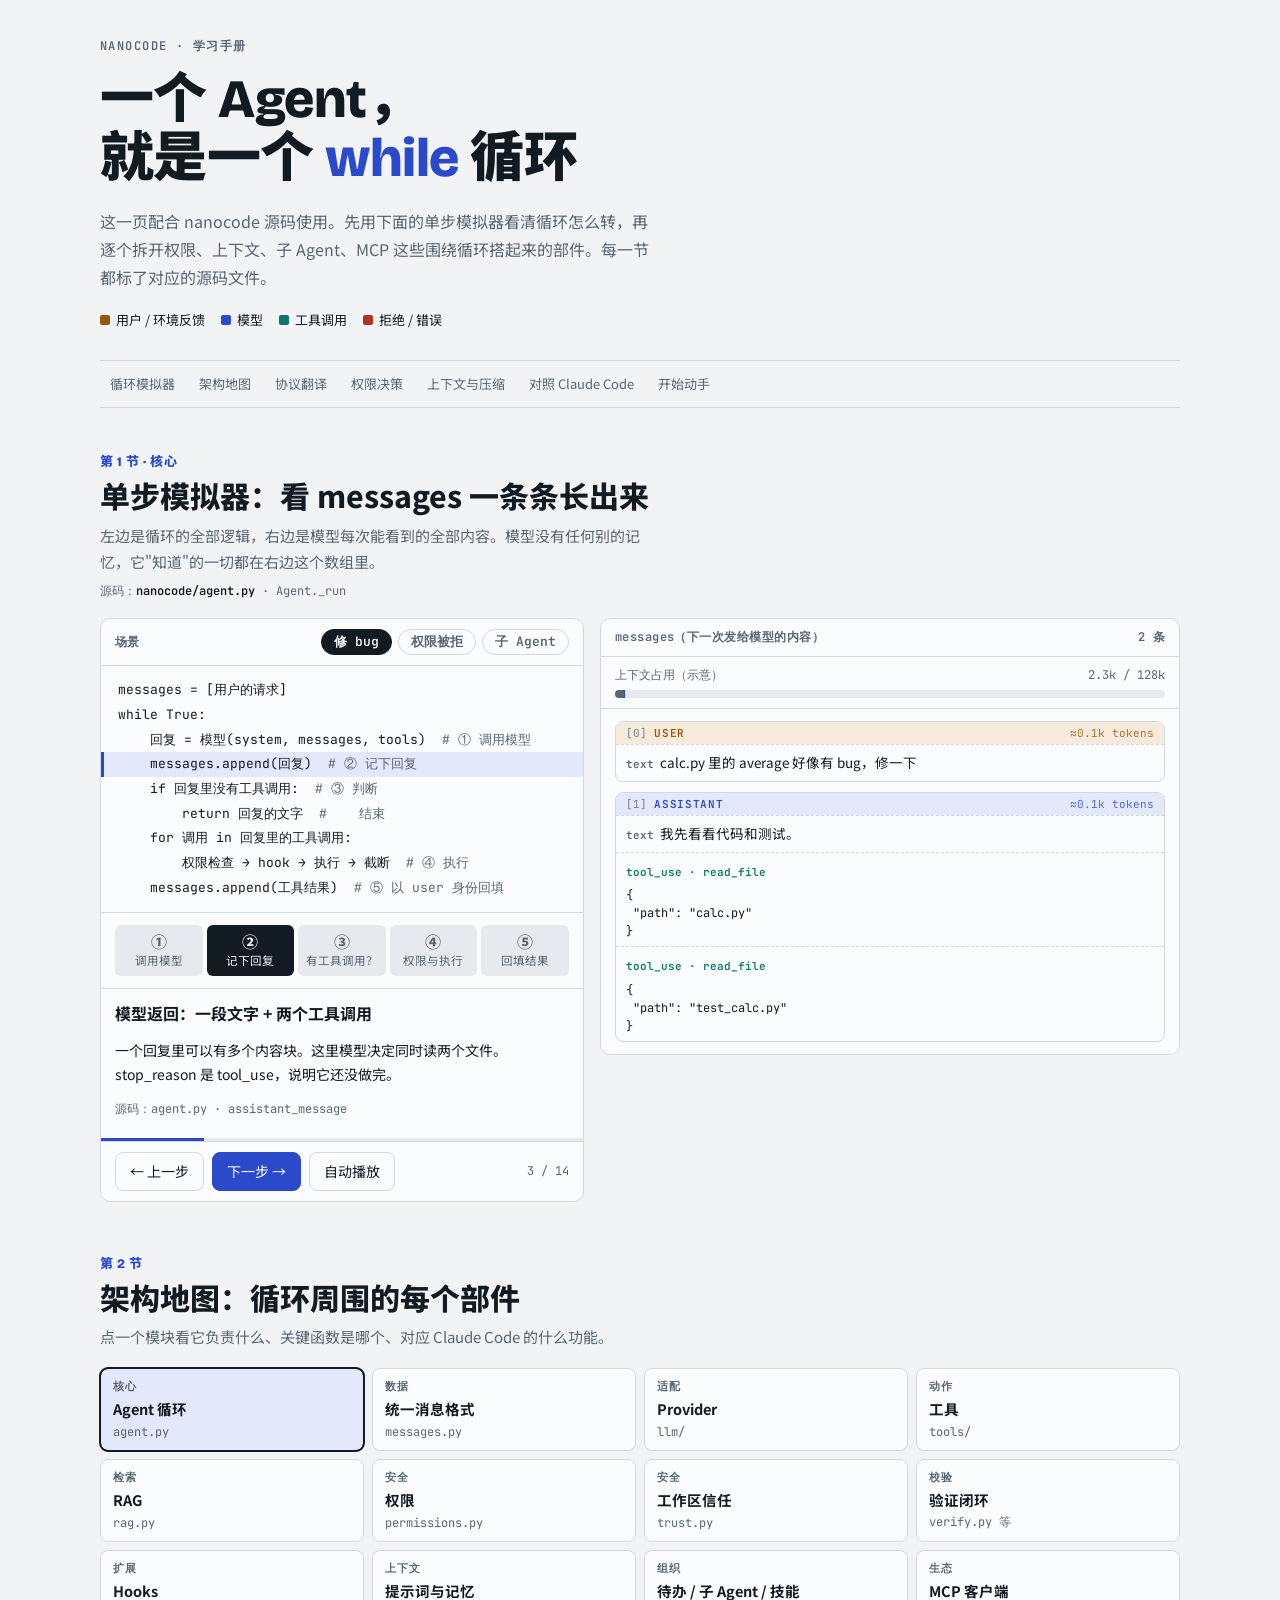
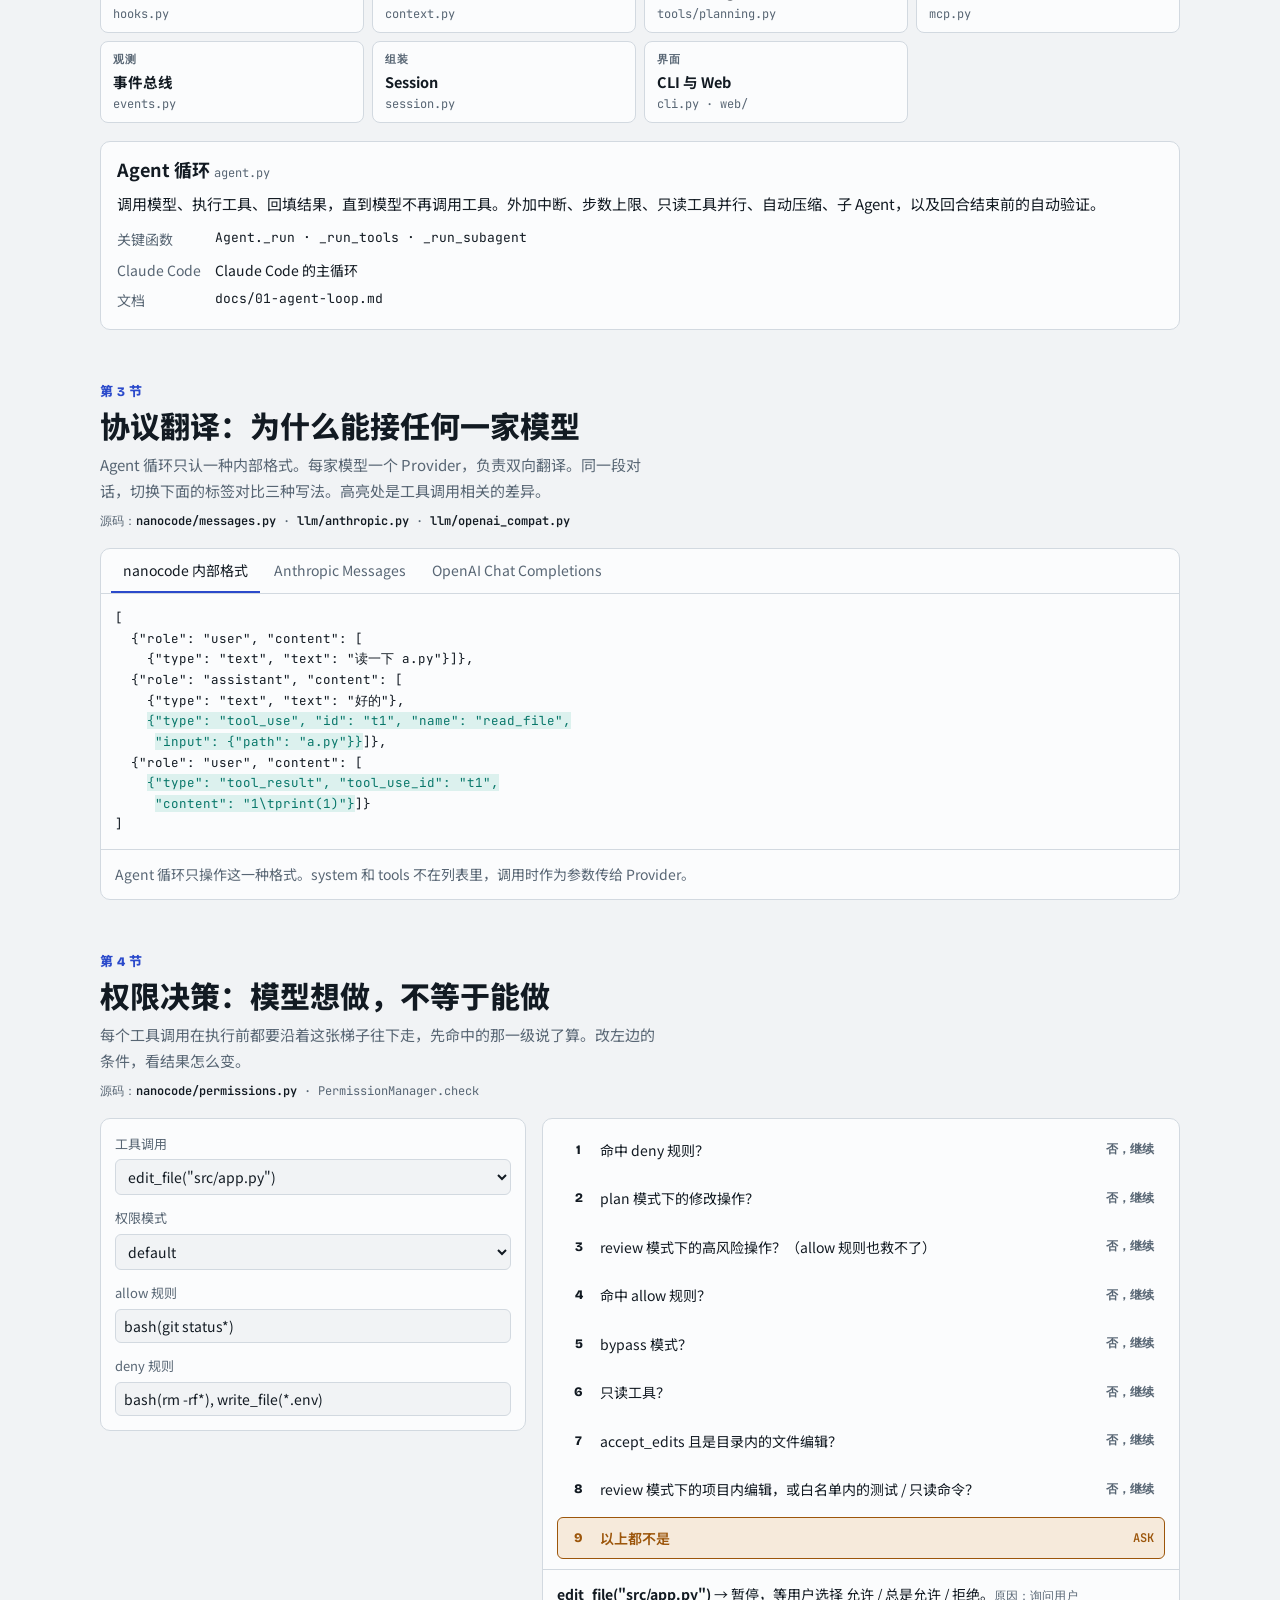
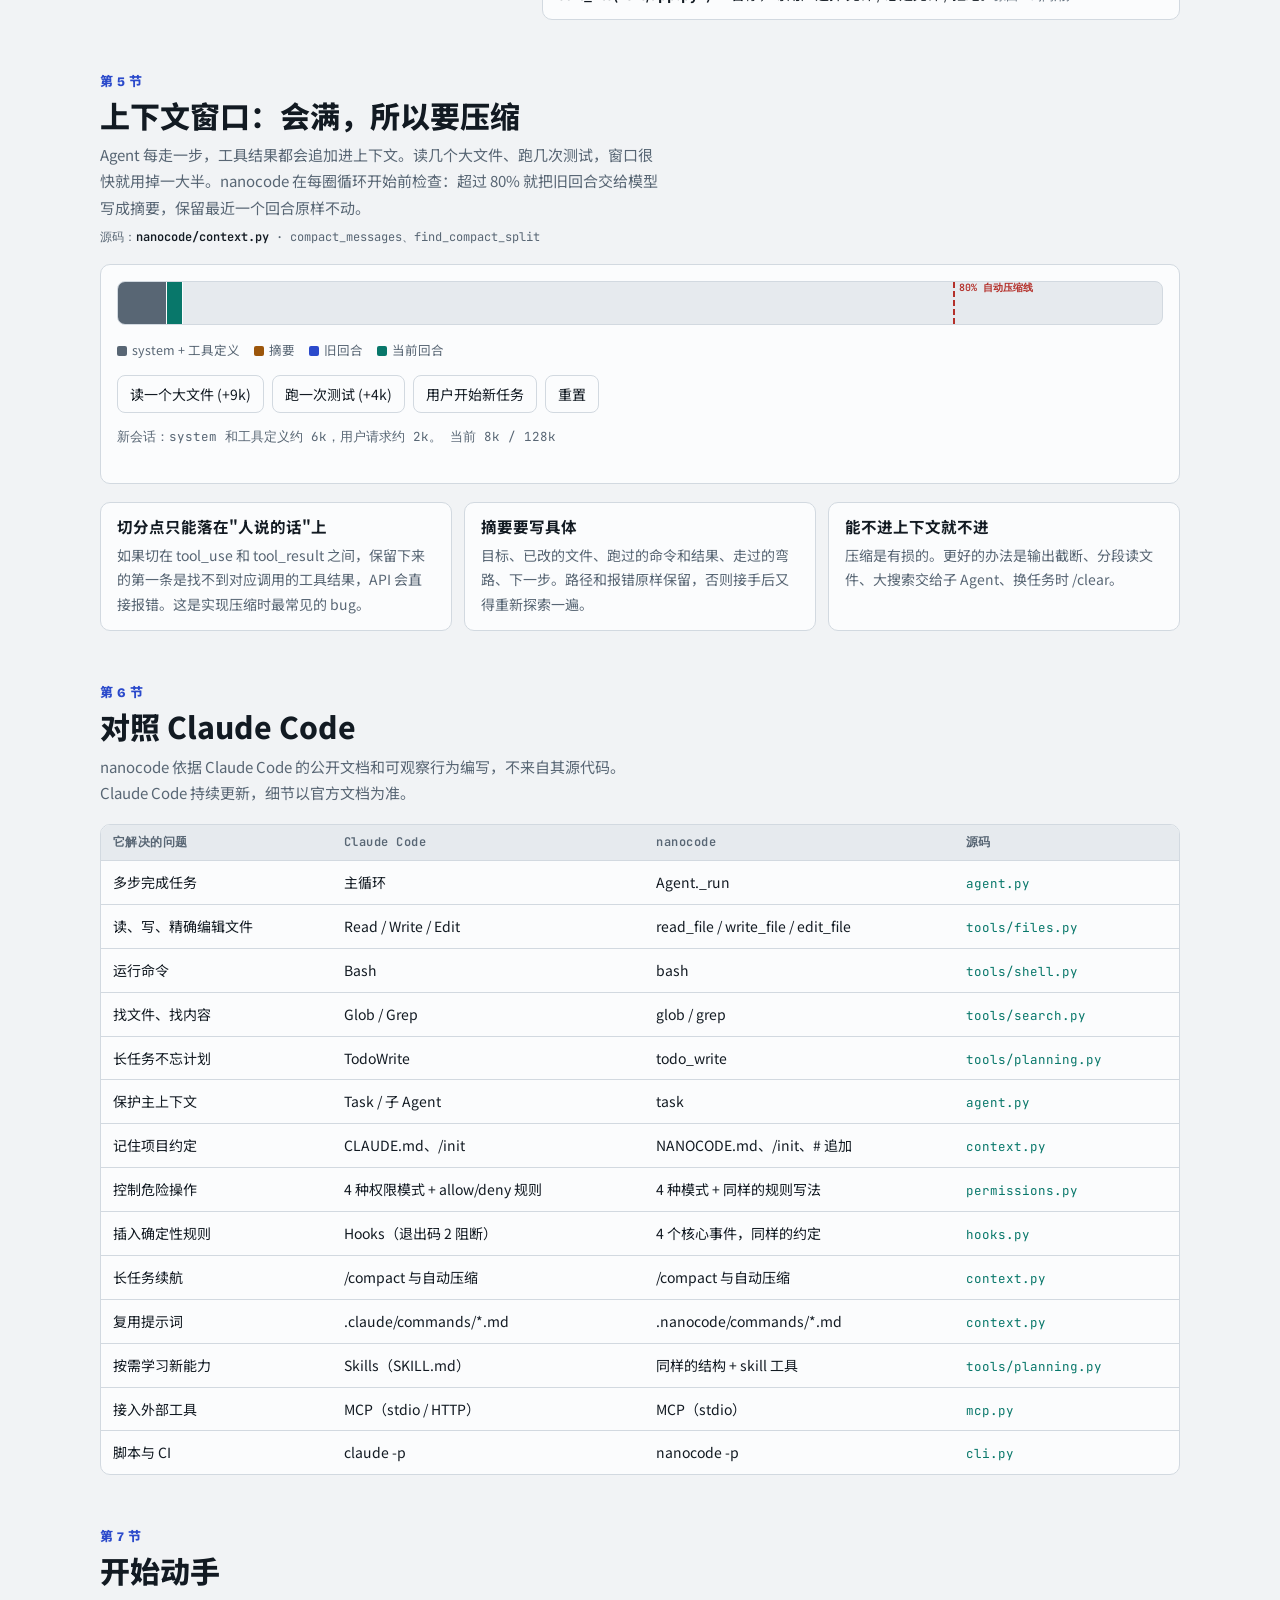
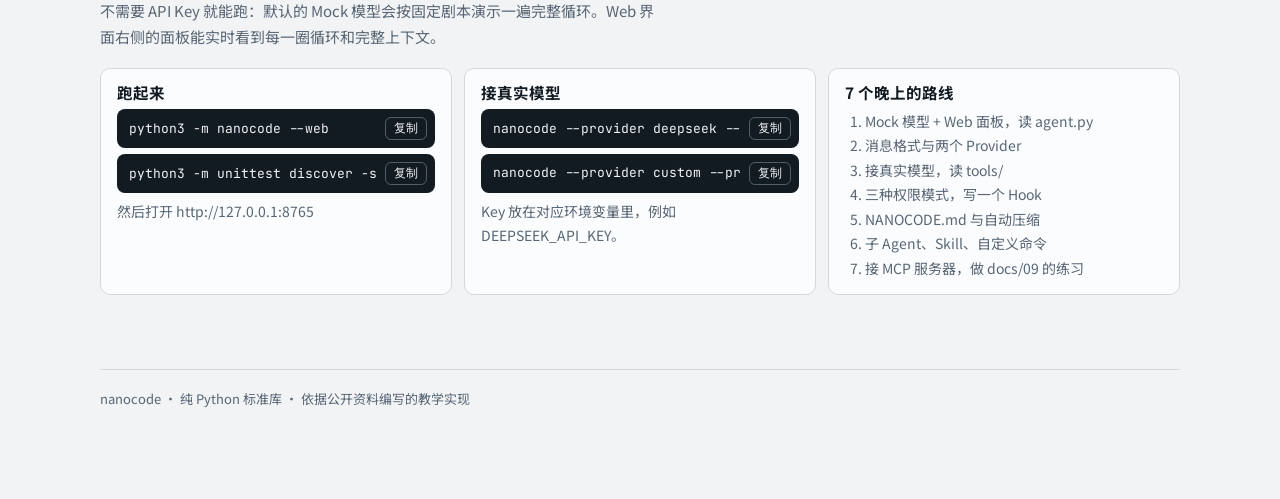
<file: nanocode/web/static/learn.html>
<!doctype html>
<html lang="zh-CN">
<head>
<meta charset="utf-8">
<meta name="viewport" content="width=device-width, initial-scale=1, viewport-fit=cover">
<title>nanocode 架构图解</title>
<link rel="preconnect" href="https://fonts.googleapis.com">
<link rel="preconnect" href="https://fonts.gstatic.com" crossorigin>
<link rel="stylesheet" href="https://fonts.googleapis.com/css2?family=Bricolage+Grotesque:opsz,wght@12..96,500;12..96,800&family=JetBrains+Mono:wght@400;600&family=Noto+Sans+SC:wght@400;500;700;900&display=swap">
<style>
/* 版式：单栏工程手册。开篇即"单步模拟器"——Agent 就是一个循环；之后按模块逐章拆解。
   颜色语义贯穿全页：钴蓝=模型，青绿=工具，赭黄=用户/环境，红=拒绝。 */
:root {
  --paper: #f1f3f5; --sheet: #fbfcfd; --ink: #121a22; --muted: #586674; --rule: #d2d9e0; --wash: #e6eaee;
  --model: #2b4acb; --tool: #08776a; --env: #9c560b; --deny: #b4302a;
  --model-wash: #e3e8fb; --tool-wash: #dcf1ee; --env-wash: #f6eadb; --deny-wash: #f8e1df;
  --f-display: "Bricolage Grotesque", "Noto Sans SC", system-ui, sans-serif;
  --f-body: "Noto Sans SC", "PingFang SC", "Microsoft YaHei", system-ui, sans-serif;
  --f-mono: "JetBrains Mono", ui-monospace, "SF Mono", Menlo, Consolas, monospace;
  color-scheme: light;
}
@media (prefers-color-scheme: dark) { :root:not([data-theme="light"]) {
  --paper: #0d1217; --sheet: #131a21; --ink: #e3e9ef; --muted: #8f9eac; --rule: #26323d; --wash: #1a232c;
  --model: #8ea2ff; --tool: #41c7b2; --env: #e7a656; --deny: #ff7e72;
  --model-wash: #1b2449; --tool-wash: #0f2e2a; --env-wash: #33240f; --deny-wash: #3a1916; color-scheme: dark } }
:root[data-theme="dark"] {
  --paper: #0d1217; --sheet: #131a21; --ink: #e3e9ef; --muted: #8f9eac; --rule: #26323d; --wash: #1a232c;
  --model: #8ea2ff; --tool: #41c7b2; --env: #e7a656; --deny: #ff7e72;
  --model-wash: #1b2449; --tool-wash: #0f2e2a; --env-wash: #33240f; --deny-wash: #3a1916; color-scheme: dark }

* { box-sizing: border-box }
body { margin: 0; background: var(--paper); color: var(--ink); font: 15px/1.75 var(--f-body); -webkit-font-smoothing: antialiased }
.wrap { max-width: 1120px; margin: 0 auto; padding-inline: 20px; padding-block: 0 80px }
@media (max-width: 480px) { .wrap { padding-inline: 16px } }
h1, h2, h3 { text-wrap: balance; line-height: 1.25; margin: 0 }
p { margin: 0 }
code, pre, .mono { font-family: var(--f-mono) }
a { color: var(--model) }
button { font: inherit; color: inherit; cursor: pointer }
:focus-visible { outline: 2px solid var(--model); outline-offset: 2px }

/* ---------- 顶部 ---------- */
.masthead { padding-block: 40px 28px; display: grid; gap: 18px; border-bottom: 1px solid var(--rule) }
.eyebrow { font: 600 12px/1 var(--f-mono); letter-spacing: .12em; text-transform: uppercase; color: var(--muted) }
.masthead h1 { font: 900 clamp(30px, 6vw, 54px)/1.1 var(--f-display); letter-spacing: -.01em }
.masthead h1 em { font-style: normal; color: var(--model) }
.lede { max-width: 62ch; color: var(--muted); font-size: 16px }
.legend { display: flex; flex-wrap: wrap; gap: 6px 16px; font-size: 13px }
.legend span { display: inline-flex; align-items: center; gap: 6px }
.legend i { width: 10px; height: 10px; border-radius: 2px; display: inline-block }

nav.toc { position: sticky; top: env(safe-area-inset-top, 0px); z-index: 5; background: var(--paper); border-bottom: 1px solid var(--rule);
  display: flex; gap: 4px; overflow-x: auto; padding-block: 8px; scrollbar-width: none }
nav.toc a { flex: none; text-decoration: none; color: var(--muted); font-size: 13px; padding: 4px 10px; border-radius: 99px }
nav.toc a:hover { color: var(--ink); background: var(--wash) }

section.chapter { padding-block: 48px 8px; display: grid; gap: 18px }
.chapter-head { display: grid; gap: 8px; max-width: 70ch }
.chapter-head .num { font: 800 13px/1 var(--f-display); color: var(--model); letter-spacing: .04em }
.chapter-head h2 { font: 800 clamp(22px, 3.4vw, 30px)/1.25 var(--f-body) }
.chapter-head p { color: var(--muted) }
.src { font: 12px var(--f-mono); color: var(--muted) }
.src b { color: var(--ink); font-weight: 600 }

/* ---------- 单步模拟器 ---------- */
.sim { display: grid; grid-template-columns: minmax(0, 5fr) minmax(0, 6fr); gap: 16px; align-items: start }
@media (max-width: 860px) { .sim { grid-template-columns: 1fr } }
.panel { background: var(--sheet); border: 1px solid var(--rule); border-radius: 10px; min-width: 0 }
.panel-h { display: flex; align-items: center; justify-content: space-between; gap: 8px; padding: 10px 14px; border-bottom: 1px solid var(--rule); font: 600 12px var(--f-mono); color: var(--muted); letter-spacing: .04em }
.scen { display: flex; flex-wrap: wrap; gap: 6px }
.scen button { border: 1px solid var(--rule); background: var(--sheet); border-radius: 99px; padding: 3px 12px; font-size: 13px }
.scen button[aria-pressed="true"] { background: var(--ink); color: var(--paper); border-color: var(--ink) }
.loopcode { margin: 0; padding: 12px 0; font: 13px/1.9 var(--f-mono); overflow-x: auto }
.loopcode div { padding: 0 14px; white-space: pre; border-left: 3px solid transparent; transition: background .2s }
.loopcode div .c { color: var(--muted) }
.loopcode div.on { background: var(--model-wash); border-left-color: var(--model) }
.stages { display: grid; grid-template-columns: repeat(5, minmax(0, 1fr)); gap: 4px; padding: 12px 14px; border-top: 1px solid var(--rule) }
.stage { text-align: center; font-size: 11.5px; line-height: 1.35; padding: 8px 2px; border-radius: 6px; background: var(--wash); color: var(--muted); transition: all .2s }
.stage b { display: block; font: 800 16px/1.2 var(--f-display) }
.stage.on { background: var(--ink); color: var(--paper) }
.narr { padding: 14px; border-top: 1px solid var(--rule); display: grid; gap: 8px; min-height: 150px }
.narr h3 { font-size: 16px; font-weight: 700 }
.narr p { font-size: 14px }
.controls { display: flex; flex-wrap: wrap; gap: 8px; align-items: center; padding: 10px 14px; border-top: 1px solid var(--rule) }
.controls button { border: 1px solid var(--rule); background: var(--sheet); border-radius: 8px; padding: 6px 14px; font-size: 14px }
.controls button.primary { background: var(--model); border-color: var(--model); color: #fff }
.controls .count { margin-left: auto; font: 12px var(--f-mono); color: var(--muted); font-variant-numeric: tabular-nums }
.progress { height: 3px; background: var(--wash) }
.progress i { display: block; height: 100%; background: var(--model); transition: width .25s }

.ctxbar { padding: 10px 14px; border-bottom: 1px solid var(--rule); display: grid; gap: 6px }
.ctxbar .row { display: flex; justify-content: space-between; font: 12px var(--f-mono); color: var(--muted); font-variant-numeric: tabular-nums }
.ctxbar .bar { height: 8px; border-radius: 99px; background: var(--wash); overflow: hidden; display: flex }
.ctxbar .bar i { display: block; height: 100% }
.msgs { padding: 12px 14px; display: grid; gap: 10px; max-height: 620px; overflow-y: auto }
.msg { border-radius: 8px; border: 1px solid var(--rule); background: var(--sheet); overflow: hidden; min-width: 0 }
.msg.fresh { animation: drop .45s ease-out }
@keyframes drop { from { transform: translateY(-6px); box-shadow: 0 0 0 3px var(--model-wash) } to { transform: none; box-shadow: none } }
.msg-h { display: flex; justify-content: space-between; gap: 8px; padding: 4px 10px; font: 600 11px var(--f-mono); letter-spacing: .06em; text-transform: uppercase }
.msg.user .msg-h { background: var(--env-wash); color: var(--env) }
.msg.assistant .msg-h { background: var(--model-wash); color: var(--model) }
.msg-h span:last-child { font-weight: 400; text-transform: none; letter-spacing: 0; opacity: .8 }
.blk { padding: 6px 10px; font-size: 13.5px; border-top: 1px dashed var(--rule); min-width: 0 }
.blk:first-of-type { border-top: 0 }
.blk .t { font: 600 11px var(--f-mono); margin-right: 6px }
.blk.text .t { color: var(--muted) }
.blk.tool_use .t { color: var(--tool) }
.blk.tool_result .t { color: var(--env) }
.blk.err .t, .blk.err { color: var(--deny) }
.blk pre { margin: 4px 0 0; font: 12px/1.5 var(--f-mono); white-space: pre-wrap; word-break: break-word; color: var(--ink) }
.blk.err pre { color: var(--deny) }
.idx { color: var(--muted) }
.empty-msgs { color: var(--muted); font-size: 13px; text-align: center; padding: 24px 8px }

/* ---------- 架构地图 ---------- */
.map { display: grid; grid-template-columns: repeat(4, minmax(0, 1fr)); gap: 8px }
@media (max-width: 760px) { .map { grid-template-columns: repeat(2, minmax(0, 1fr)) } }
.mod { text-align: left; border: 1px solid var(--rule); background: var(--sheet); border-radius: 8px; padding: 10px 12px; display: grid; gap: 2px; min-width: 0 }
.mod .f { font: 12px var(--f-mono); color: var(--muted); overflow-wrap: anywhere }
.mod .n { font-weight: 700; font-size: 14.5px }
.mod.core { border-color: var(--model); background: var(--model-wash) }
.mod[aria-pressed="true"] { outline: 2px solid var(--ink); outline-offset: -1px }
.mod .k { font: 600 10.5px var(--f-mono); letter-spacing: .08em; text-transform: uppercase; color: var(--muted) }
.detail { padding: 16px; display: grid; gap: 10px }
.detail h3 { font-size: 18px }
.detail dl { display: grid; grid-template-columns: max-content minmax(0, 1fr); gap: 6px 14px; margin: 0; font-size: 14px }
.detail dt { color: var(--muted) }
.detail dd { margin: 0; min-width: 0 }

/* ---------- 协议翻译 ---------- */
.tabs { display: flex; gap: 2px; border-bottom: 1px solid var(--rule); padding: 0 10px; overflow-x: auto }
.tabs button { border: 0; background: none; padding: 9px 12px; border-bottom: 2px solid transparent; color: var(--muted); font-size: 14px; white-space: nowrap }
.tabs button[aria-selected="true"] { color: var(--ink); border-bottom-color: var(--model) }
.codebox { margin: 0; padding: 14px; font: 12.5px/1.65 var(--f-mono); overflow-x: auto; white-space: pre }
.codebox .hl { background: var(--tool-wash); color: var(--tool) }
.notes { padding: 12px 14px; border-top: 1px solid var(--rule); font-size: 14px; color: var(--muted) }

/* ---------- 权限决策 ---------- */
.perm { display: grid; grid-template-columns: minmax(0, 2fr) minmax(0, 3fr); gap: 16px; align-items: start }
@media (max-width: 760px) { .perm { grid-template-columns: 1fr } }
.form { padding: 14px; display: grid; gap: 12px }
.form label { font-size: 13px; color: var(--muted); display: grid; gap: 4px }
.form select, .form input { font: 14px var(--f-body); color: var(--ink); background: var(--paper); border: 1px solid var(--rule); border-radius: 6px; padding: 6px 8px; width: 100% }
.ladder { padding: 10px 14px; display: grid; gap: 6px; counter-reset: rung }
.rung { display: grid; grid-template-columns: 22px minmax(0, 1fr) auto; gap: 10px; align-items: center; padding: 8px 10px; border-radius: 6px; font-size: 14px; color: var(--muted); border: 1px solid transparent }
.rung::before { counter-increment: rung; content: counter(rung); font: 800 13px var(--f-display); text-align: center }
.rung .res { font: 600 12px var(--f-mono) }
.rung.pass { color: var(--ink) }
.rung.pass .res { color: var(--muted) }
.rung.hit { color: var(--ink); font-weight: 600; border-color: currentColor }
.rung.hit.allow { background: var(--tool-wash); color: var(--tool) }
.rung.hit.deny { background: var(--deny-wash); color: var(--deny) }
.rung.hit.ask { background: var(--env-wash); color: var(--env) }
.rung.skip { opacity: .4 }
.verdict { padding: 12px 14px; border-top: 1px solid var(--rule); font-size: 14px }

/* ---------- 上下文 ---------- */
.ctxdemo { padding: 16px; display: grid; gap: 14px }
.window { display: flex; height: 44px; border: 1px solid var(--rule); border-radius: 8px; overflow: hidden; background: var(--wash); position: relative }
.window i { display: block; height: 100%; border-right: 1px solid var(--sheet); transition: width .3s }
.window .limit { position: absolute; top: 0; bottom: 0; width: 0; border-left: 2px dashed var(--deny) }
.window .limit span { position: absolute; top: -1px; left: 4px; font: 600 10px var(--f-mono); color: var(--deny); white-space: nowrap }
.ctx-legend { display: flex; flex-wrap: wrap; gap: 4px 14px; font-size: 12.5px; color: var(--muted) }
.ctx-legend i { display: inline-block; width: 10px; height: 10px; border-radius: 2px; margin-right: 5px; vertical-align: -1px }
.ctx-row { display: flex; flex-wrap: wrap; gap: 8px; align-items: center }
.ctx-row button { border: 1px solid var(--rule); background: var(--sheet); border-radius: 8px; padding: 6px 12px; font-size: 14px }
.ctx-log { font: 12.5px/1.6 var(--f-mono); color: var(--muted); min-height: 3.2em }

/* ---------- 表格与列表 ---------- */
.tablewrap { overflow-x: auto; border: 1px solid var(--rule); border-radius: 10px; background: var(--sheet) }
table { border-collapse: collapse; width: 100%; font-size: 14px; min-width: 620px }
th, td { text-align: left; padding: 9px 12px; border-bottom: 1px solid var(--rule); vertical-align: top }
th { font: 600 12px var(--f-mono); letter-spacing: .04em; color: var(--muted); background: var(--wash) }
tr:last-child td { border-bottom: 0 }
td code { font-size: 12.5px; color: var(--tool) }
.cols { display: grid; grid-template-columns: repeat(auto-fit, minmax(260px, 1fr)); gap: 12px }
.card { padding: 14px 16px; display: grid; gap: 6px; align-content: start }
.card h3 { font-size: 15.5px }
.card p, .card li { font-size: 14px; color: var(--muted) }
.card ol, .card ul { margin: 0; padding-left: 20px }
.cmd { display: flex; gap: 8px; align-items: center; background: var(--ink); color: var(--paper); border-radius: 8px; padding: 8px 8px 8px 12px; font: 13px var(--f-mono); min-width: 0 }
.cmd code { flex: 1; min-width: 0; overflow-x: auto; white-space: nowrap }
.cmd button { flex: none; border: 1px solid color-mix(in srgb, var(--paper) 30%, transparent); background: none; color: var(--paper); border-radius: 6px; padding: 2px 8px; font-size: 12px }
footer { margin-top: 56px; padding-top: 18px; border-top: 1px solid var(--rule); font-size: 13px; color: var(--muted) }
@media (prefers-reduced-motion: reduce) { *, *::before, *::after { animation: none !important; transition: none !important } }
</style>
</head>
<body>
<div class="wrap">

<header class="masthead">
  <div class="eyebrow">nanocode · 学习手册</div>
  <h1>一个 Agent，<br>就是一个 <em>while</em> 循环</h1>
  <p class="lede">这一页配合 nanocode 源码使用。先用下面的单步模拟器看清循环怎么转，再逐个拆开权限、上下文、子 Agent、MCP 这些围绕循环搭起来的部件。每一节都标了对应的源码文件。</p>
  <div class="legend" aria-label="颜色图例">
    <span><i style="background:var(--env)"></i>用户 / 环境反馈</span>
    <span><i style="background:var(--model)"></i>模型</span>
    <span><i style="background:var(--tool)"></i>工具调用</span>
    <span><i style="background:var(--deny)"></i>拒绝 / 错误</span>
  </div>
</header>

<nav class="toc" aria-label="章节">
  <a href="#loop">循环模拟器</a><a href="#map">架构地图</a><a href="#protocol">协议翻译</a>
  <a href="#perm">权限决策</a><a href="#context">上下文与压缩</a><a href="#compare">对照 Claude Code</a><a href="#start">开始动手</a>
</nav>

<!-- ======================================================= 1 循环 -->
<section class="chapter" id="loop">
  <div class="chapter-head">
    <span class="num">第 1 节 · 核心</span>
    <h2>单步模拟器：看 messages 一条条长出来</h2>
    <p>左边是循环的全部逻辑，右边是模型每次能看到的全部内容。模型没有任何别的记忆，它"知道"的一切都在右边这个数组里。</p>
    <span class="src">源码：<b>nanocode/agent.py</b> · Agent._run</span>
  </div>
  <div class="sim">
    <div class="panel">
      <div class="panel-h"><span>场景</span>
        <div class="scen" role="group" aria-label="选择场景">
          <button data-s="fix" aria-pressed="true">修 bug</button>
          <button data-s="deny">权限被拒</button>
          <button data-s="sub">子 Agent</button>
        </div>
      </div>
      <div class="loopcode" id="code"></div>
      <div class="stages" id="stages"></div>
      <div class="narr" aria-live="polite"><h3 id="narr-t"></h3><p id="narr-p"></p><span class="src" id="narr-src"></span></div>
      <div class="progress"><i id="prog"></i></div>
      <div class="controls">
        <button id="prev">← 上一步</button>
        <button id="next" class="primary">下一步 →</button>
        <button id="play">自动播放</button>
        <span class="count" id="count"></span>
      </div>
    </div>
    <div class="panel">
      <div class="panel-h"><span>messages（下一次发给模型的内容）</span><span id="msgn" class="mono"></span></div>
      <div class="ctxbar">
        <div class="row"><span>上下文占用（示意）</span><span id="ctxn"></span></div>
        <div class="bar" id="ctxbar"></div>
      </div>
      <div class="msgs" id="msgs"></div>
    </div>
  </div>
</section>

<!-- ======================================================= 2 地图 -->
<section class="chapter" id="map">
  <div class="chapter-head">
    <span class="num">第 2 节</span>
    <h2>架构地图：循环周围的每个部件</h2>
    <p>点一个模块看它负责什么、关键函数是哪个、对应 Claude Code 的什么功能。</p>
  </div>
  <div class="map" id="mods"></div>
  <div class="panel detail" id="mod-detail" aria-live="polite"></div>
</section>

<!-- ======================================================= 3 协议 -->
<section class="chapter" id="protocol">
  <div class="chapter-head">
    <span class="num">第 3 节</span>
    <h2>协议翻译：为什么能接任何一家模型</h2>
    <p>Agent 循环只认一种内部格式。每家模型一个 Provider，负责双向翻译。同一段对话，切换下面的标签对比三种写法。高亮处是工具调用相关的差异。</p>
    <span class="src">源码：<b>nanocode/messages.py</b> · <b>llm/anthropic.py</b> · <b>llm/openai_compat.py</b></span>
  </div>
  <div class="panel">
    <div class="tabs" role="tablist" id="ptabs">
      <button role="tab" data-p="unified" aria-selected="true">nanocode 内部格式</button>
      <button role="tab" data-p="anthropic">Anthropic Messages</button>
      <button role="tab" data-p="openai">OpenAI Chat Completions</button>
    </div>
    <pre class="codebox" id="pcode"></pre>
    <div class="notes" id="pnote"></div>
  </div>
</section>

<!-- ======================================================= 4 权限 -->
<section class="chapter" id="perm">
  <div class="chapter-head">
    <span class="num">第 4 节</span>
    <h2>权限决策：模型想做，不等于能做</h2>
    <p>每个工具调用在执行前都要沿着这张梯子往下走，先命中的那一级说了算。改左边的条件，看结果怎么变。</p>
    <span class="src">源码：<b>nanocode/permissions.py</b> · PermissionManager.check</span>
  </div>
  <div class="perm">
    <div class="panel form">
      <label for="p-tool">工具调用
        <select id="p-tool">
          <option value="read_file|src/app.py">read_file("src/app.py")</option>
          <option value="read_file|~/.ssh/id_rsa">read_file("~/.ssh/id_rsa")</option>
          <option value="edit_file|src/app.py" selected>edit_file("src/app.py")</option>
          <option value="write_file|.env">write_file(".env")</option>
          <option value="bash|git status -s">bash("git status -s")</option>
          <option value="bash|python -m pytest">bash("python -m pytest")</option>
          <option value="bash|rm -rf build">bash("rm -rf build")</option>
          <option value="bash|git push origin main">bash("git push origin main")</option>
          <option value="write_file|.git/config">write_file(".git/config")</option>
        </select>
      </label>
      <label for="p-mode">权限模式
        <select id="p-mode">
          <option value="default">default</option>
          <option value="accept_edits">accept_edits</option>
          <option value="plan">plan</option>
          <option value="review">review（终审）</option>
          <option value="bypass">bypass</option>
        </select>
      </label>
      <label for="p-allow">allow 规则
        <input id="p-allow" value="bash(git status*)">
      </label>
      <label for="p-deny">deny 规则
        <input id="p-deny" value="bash(rm -rf*), write_file(*.env)">
      </label>
    </div>
    <div class="panel">
      <div class="ladder" id="ladder"></div>
      <div class="verdict" id="verdict"></div>
    </div>
  </div>
</section>

<!-- ======================================================= 5 上下文 -->
<section class="chapter" id="context">
  <div class="chapter-head">
    <span class="num">第 5 节</span>
    <h2>上下文窗口：会满，所以要压缩</h2>
    <p>Agent 每走一步，工具结果都会追加进上下文。读几个大文件、跑几次测试，窗口很快就用掉一大半。nanocode 在每圈循环开始前检查：超过 80% 就把旧回合交给模型写成摘要，保留最近一个回合原样不动。</p>
    <span class="src">源码：<b>nanocode/context.py</b> · compact_messages、find_compact_split</span>
  </div>
  <div class="panel ctxdemo">
    <div class="window" id="win"><div class="limit" style="left:80%"><span>80% 自动压缩线</span></div></div>
    <div class="ctx-legend">
      <span><i style="background:var(--muted)"></i>system + 工具定义</span>
      <span><i style="background:var(--env)"></i>摘要</span>
      <span><i style="background:var(--model)"></i>旧回合</span>
      <span><i style="background:var(--tool)"></i>当前回合</span>
    </div>
    <div class="ctx-row">
      <button id="c-read">读一个大文件 (+9k)</button>
      <button id="c-test">跑一次测试 (+4k)</button>
      <button id="c-turn">用户开始新任务</button>
      <button id="c-reset">重置</button>
    </div>
    <div class="ctx-log" id="clog" aria-live="polite"></div>
  </div>
  <div class="cols">
    <div class="panel card"><h3>切分点只能落在"人说的话"上</h3><p>如果切在 tool_use 和 tool_result 之间，保留下来的第一条是找不到对应调用的工具结果，API 会直接报错。这是实现压缩时最常见的 bug。</p></div>
    <div class="panel card"><h3>摘要要写具体</h3><p>目标、已改的文件、跑过的命令和结果、走过的弯路、下一步。路径和报错原样保留，否则接手后又得重新探索一遍。</p></div>
    <div class="panel card"><h3>能不进上下文就不进</h3><p>压缩是有损的。更好的办法是输出截断、分段读文件、大搜索交给子 Agent、换任务时 /clear。</p></div>
  </div>
</section>

<!-- ======================================================= 6 对照 -->
<section class="chapter" id="compare">
  <div class="chapter-head">
    <span class="num">第 6 节</span>
    <h2>对照 Claude Code</h2>
    <p>nanocode 依据 Claude Code 的公开文档和可观察行为编写，不来自其源代码。Claude Code 持续更新，细节以官方文档为准。</p>
  </div>
  <div class="tablewrap">
    <table>
      <thead><tr><th>它解决的问题</th><th>Claude Code</th><th>nanocode</th><th>源码</th></tr></thead>
      <tbody id="cmp"></tbody>
    </table>
  </div>
</section>

<!-- ======================================================= 7 开始 -->
<section class="chapter" id="start">
  <div class="chapter-head">
    <span class="num">第 7 节</span>
    <h2>开始动手</h2>
    <p>不需要 API Key 就能跑：默认的 Mock 模型会按固定剧本演示一遍完整循环。Web 界面右侧的面板能实时看到每一圈循环和完整上下文。</p>
  </div>
  <div class="cols">
    <div class="panel card">
      <h3>跑起来</h3>
      <div class="cmd"><code>python3 -m nanocode --web</code><button data-copy>复制</button></div>
      <div class="cmd"><code>python3 -m unittest discover -s tests</code><button data-copy>复制</button></div>
      <p>然后打开 http://127.0.0.1:8765</p>
    </div>
    <div class="panel card">
      <h3>接真实模型</h3>
      <div class="cmd"><code>nanocode --provider deepseek --model deepseek-chat</code><button data-copy>复制</button></div>
      <div class="cmd"><code>nanocode --provider custom --protocol openai --base-url https://你的地址/v1 --model 模型名</code><button data-copy>复制</button></div>
      <p>Key 放在对应环境变量里，例如 DEEPSEEK_API_KEY。</p>
    </div>
    <div class="panel card">
      <h3>7 个晚上的路线</h3>
      <ol>
        <li>Mock 模型 + Web 面板，读 agent.py</li>
        <li>消息格式与两个 Provider</li>
        <li>接真实模型，读 tools/</li>
        <li>三种权限模式，写一个 Hook</li>
        <li>NANOCODE.md 与自动压缩</li>
        <li>子 Agent、Skill、自定义命令</li>
        <li>接 MCP 服务器，做 docs/09 的练习</li>
      </ol>
    </div>
  </div>
  <footer>nanocode · 纯 Python 标准库 · 依据公开资料编写的教学实现</footer>
</section>
</div>

<script>
(() => {
const $ = (s) => document.querySelector(s);
const esc = (s) => String(s).replace(/[&<>"]/g, (c) => ({ "&": "&amp;", "<": "&lt;", ">": "&gt;", '"': "&quot;" }[c]));

/* ===================================================== 1 模拟器 */
const CODE = [
  ['messages = [用户的请求]', ''],
  ['while True:', ''],
  ['    回复 = 模型(system, messages, tools)', '# ① 调用模型'],
  ['    messages.append(回复)', '# ② 记下回复'],
  ['    if 回复里没有工具调用:', '# ③ 判断'],
  ['        return 回复的文字', '#    结束'],
  ['    for 调用 in 回复里的工具调用:', ''],
  ['        权限检查 → hook → 执行 → 截断', '# ④ 执行'],
  ['    messages.append(工具结果)', '# ⑤ 以 user 身份回填'],
];
const STAGES = [["①", "调用模型"], ["②", "记下回复"], ["③", "有工具调用？"], ["④", "权限与执行"], ["⑤", "回填结果"]];
const lineStage = { 0: -1, 2: 0, 3: 1, 4: 2, 5: 2, 7: 3, 8: 4 };

const U = (blocks) => ({ role: "user", blocks });
const A = (blocks) => ({ role: "assistant", blocks });
const T = (text) => ({ type: "text", text });
const TU = (name, input) => ({ type: "tool_use", name, input });
const TR = (content, err) => ({ type: "tool_result", content, err });

const SCEN = {
  fix: { sys: 2.1, steps: [
    { line: 0, add: U([T("calc.py 里的 average 好像有 bug，修一下")]), tok: 0.05,
      t: "用户提出请求", p: "循环开始前，messages 里只有一条用户消息。注意 system 提示词和工具定义不在 messages 里，它们是每次调用时单独附带的参数。", s: "agent.py · _run → _append_user" },
    { line: 2, t: "第 1 圈：调用模型", p: "发送 system + messages + 11 个工具的定义。模型不知道有 Python 代码在执行工具，它只看到一组 JSON 描述的'可用动作'。回复以流式返回，文字一边生成一边显示。", s: "llm/*.py · Provider.complete" },
    { line: 3, add: A([T("我先看看代码和测试。"), TU("read_file", { path: "calc.py" }), TU("read_file", { path: "test_calc.py" })]), tok: 0.12,
      t: "模型返回：一段文字 + 两个工具调用", p: "一个回复里可以有多个内容块。这里模型决定同时读两个文件。stop_reason 是 tool_use，说明它还没做完。", s: "agent.py · assistant_message" },
    { line: 4, t: "有工具调用 → 继续", p: "判断循环是否结束的唯一依据：回复里有没有 tool_use。程序没有写死任何流程，下一步做什么完全由模型决定。", s: "agent.py · tool_uses()" },
    { line: 7, t: "执行：两个只读工具并行", p: "read_file 是只读工具，在工作目录内直接放行。两个调用都是只读的，所以用线程池并行执行。读取结果带行号，模型后面可以说'第 9 行有问题'。", s: "agent.py · _run_tools · tools/files.py" },
    { line: 8, add: U([TR("1\t\"\"\"一个故意留了 bug 的小模块\"\"\"\n…\n8\tdef average(numbers):\n9\t    return sum(numbers) / len(numbers) - 1"), TR("…\n13\t    def test_average_empty(self):\n14\t        self.assertEqual(average([]), 0)")]), tok: 0.9,
      t: "结果以 user 身份回填", p: "对模型而言对话只有两方：它自己和外部世界。工具输出是外部世界的反馈，所以放在 user 一侧，并用 tool_use_id 和调用一一配对。", s: "messages.py · tool_result_block" },
    { line: 2, t: "第 2 圈：再次调用模型", p: "这次 messages 多了两条。Agent 每走一步都要把全部历史重新发一遍，所以上下文只增不减，这也是 Prompt Caching 对 Agent 特别重要的原因。", s: "llm/anthropic.py · cache_control" },
    { line: 3, add: A([T("问题有两个：多减了 1，空列表会除零。"), TU("edit_file", { path: "calc.py", old_string: "    return sum(numbers) / len(numbers) - 1", new_string: "    if not numbers:\n        return 0\n    return sum(numbers) / len(numbers)" })]), tok: 0.2,
      t: "模型决定修改文件", p: "edit_file 只需要给出要替换的那一小段。old_string 必须在文件中唯一出现，而且这个文件必须先读过，否则拒绝执行。", s: "tools/files.py · EditFile" },
    { line: 7, t: "权限：写操作需要确认", p: "default 模式下，修改文件要用户点头。用户点了'允许'。如果是 accept_edits 模式，工作目录内的编辑会自动放行。", s: "permissions.py · resolve → ask_fn" },
    { line: 8, add: U([TR("已修改 calc.py（替换 1 处，约第 9 行）")]), tok: 0.05, t: "回填修改结果", p: "结果很短，但足够让模型确认修改成功。", s: "tools/files.py" },
    { line: 3, add: A([T("改好了，跑一下测试确认。"), TU("bash", { command: "python3 -m unittest test_calc -v" })]), tok: 0.08,
      t: "第 3 圈：模型主动验证", p: "系统提示词里写了'改完要验证'。这条命令命中了 allow 规则 bash(python3 -m unittest*)，所以不用再问用户。", s: "context.py · BASE_PROMPT" },
    { line: 8, add: U([TR("test_add ... ok\ntest_average ... ok\ntest_average_empty ... ok\n\nRan 3 tests in 0.001s\nOK")]), tok: 0.15, t: "测试通过", p: "命令输出（包括失败信息）都会原样交给模型。测试失败对模型来说是有用的信息，所以非 0 退出码不算工具错误。", s: "tools/shell.py · Bash" },
    { line: 3, add: A([T("已修复 calc.py:9：去掉多余的 - 1，并在空列表时返回 0。相关测试全部通过。")]), tok: 0.05,
      t: "第 4 圈：只有文字，没有工具调用", p: "stop_reason 变成 end_turn。", s: "agent.py" },
    { line: 5, t: "循环结束", p: "4 次模型调用、4 次工具执行、1 次用户确认。整个过程中程序只做了三件事：执行模型要求的动作、把结果交还给模型、把守安全边界。", s: "agent.py · turn_end 事件" },
  ]},
  deny: { sys: 2.1, steps: [
    { line: 0, add: U([T("帮我把构建产物清理掉")]), tok: 0.04, t: "一个有歧义的请求", p: "'清理'可以有很多种理解。这正是需要权限系统的场景。", s: "" },
    { line: 2, t: "调用模型", p: "", s: "" },
    { line: 3, add: A([T("好的，删除 build 和 dist 目录。"), TU("bash", { command: "rm -rf build dist" })]), tok: 0.06, t: "模型想执行删除命令", p: "", s: "" },
    { line: 7, t: "命中 deny 规则", p: "settings.json 里配置了 deny: bash(rm -rf*)。deny 优先于一切，即使在 bypass 模式下也会拦截。如果配了 PreToolUse hook，也可以在这里用退出码 2 拦截。", s: "permissions.py · check 第 1 级" },
    { line: 8, add: U([TR("权限被拒绝：命中 deny 规则", true)]), tok: 0.03, t: "拒绝也要回填结果", p: "每个 tool_use 都必须有对应的 tool_result，否则下次调用 API 会报错。拒绝的原因作为 is_error 结果交给模型。用户直接拒绝时，结果里还会加一句'不要换个方式绕过'。", s: "agent.py · _prepare" },
    { line: 2, t: "调用模型", p: "", s: "" },
    { line: 3, add: A([T("删除命令被权限规则拦截了。你可以手动运行 rm -rf build dist，或者告诉我只删除哪些文件。")]), tok: 0.05, t: "模型读懂了拒绝，转而询问用户", p: "Agent 没有崩溃，也没有绕过限制。错误信息写得清楚，模型就能做出合理的下一步。", s: "" },
    { line: 5, t: "循环结束", p: "", s: "" },
  ]},
  sub: { sys: 2.1, steps: [
    { line: 0, add: U([T("找出所有调用 send_email 但没做异常处理的地方")]), tok: 0.04, t: "一个需要大量阅读的问题", p: "要回答它，可能得 grep 一次、读十几个文件。这些文件内容如果都进入主上下文，会占掉大量空间，而主任务只需要最后的结论。", s: "" },
    { line: 2, t: "调用模型", p: "", s: "" },
    { line: 3, add: A([TU("task", { description: "查找 send_email", prompt: "找出所有调用 send_email 且没有 try/except 包裹的位置，返回 文件:行号 列表" })]), tok: 0.06,
      t: "模型把子任务派给子 Agent", p: "task 工具会新建一个 Agent：messages 为空，只放入这段任务说明；去掉 task 工具防止无限嵌套；和主 Agent 共用权限管理器。", s: "agent.py · _run_subagent" },
    { line: 7, t: "子 Agent 在自己的上下文里工作", p: "子 Agent 调用了 grep 1 次、read_file 12 次，它自己的 messages 涨到 27 条、约 2 万 tokens。这些都不会出现在主 Agent 的上下文里，用完即丢。", s: "tools/planning.py · Task" },
    { line: 8, add: U([TR("共 3 处没有异常处理：\nmailer/signup.py:41\njobs/digest.py:88\napi/invite.py:17")]), tok: 0.04,
      t: "主上下文只多了几行结论", p: "主 Agent 收到的工具结果就是子 Agent 的最终回复。上下文占用几乎没变，这就是子 Agent 的意义。", s: "" },
    { line: 3, add: A([T("找到 3 处：mailer/signup.py:41、jobs/digest.py:88、api/invite.py:17。需要我给它们加上重试和异常处理吗？")]), tok: 0.05, t: "回答用户", p: "", s: "" },
    { line: 5, t: "循环结束", p: "", s: "" },
  ]},
};

let scen = "fix", cur = -1, timer = null;
const codeEl = $("#code"), stagesEl = $("#stages"), msgsEl = $("#msgs");
codeEl.innerHTML = CODE.map(([c, cm]) => `<div>${esc(c)}${cm ? `  <span class="c">${esc(cm)}</span>` : ""}</div>`).join("");
stagesEl.innerHTML = STAGES.map(([n, l]) => `<div class="stage"><b>${n}</b>${l}</div>`).join("");

function renderBlock(b) {
  if (b.type === "text") return `<div class="blk text"><span class="t">text</span>${esc(b.text)}</div>`;
  if (b.type === "tool_use") return `<div class="blk tool_use"><span class="t">tool_use · ${esc(b.name)}</span><pre>${esc(JSON.stringify(b.input, null, 1))}</pre></div>`;
  return `<div class="blk tool_result${b.err ? " err" : ""}"><span class="t">tool_result${b.err ? " · is_error" : ""}</span><pre>${esc(b.content)}</pre></div>`;
}
function render(fresh) {
  const S = SCEN[scen], steps = S.steps;
  const step = cur >= 0 ? steps[cur] : null;
  [...codeEl.children].forEach((d, i) => d.classList.toggle("on", !!step && step.line === i));
  const st = step ? lineStage[step.line] : -1;
  [...stagesEl.children].forEach((d, i) => d.classList.toggle("on", i === st));
  $("#narr-t").textContent = step ? step.t : "点「下一步」开始";
  $("#narr-p").textContent = step ? (step.p || "") : "每点一次，循环前进一步。注意观察右侧 messages 什么时候增加、增加的是什么角色。";
  $("#narr-src").textContent = step && step.s ? "源码：" + step.s : "";
  const msgs = steps.slice(0, cur + 1).filter((x) => x.add);
  msgsEl.innerHTML = msgs.length ? msgs.map((x, i) => {
    const m = x.add, isNew = fresh && x === step;
    return `<div class="msg ${m.role}${isNew ? " fresh" : ""}"><div class="msg-h"><span><span class="idx">[${i}]</span> ${m.role}</span><span>≈${Math.round(x.tok * 10) / 10}k tokens</span></div>${m.blocks.map(renderBlock).join("")}</div>`;
  }).join("") : `<div class="empty-msgs">messages = []</div>`;
  if (fresh && step && step.add) msgsEl.scrollTop = msgsEl.scrollHeight;
  const used = msgs.reduce((a, x) => a + x.tok, 0);
  const W = 128, pct = (v) => (v / W * 100).toFixed(2) + "%";
  $("#ctxbar").innerHTML = `<i style="width:${pct(S.sys)};background:var(--muted)"></i><i style="width:${pct(used)};background:var(--model)"></i>`;
  $("#ctxn").textContent = `${(S.sys + used).toFixed(1)}k / ${W}k`;
  $("#msgn").textContent = `${msgs.length} 条`;
  $("#count").textContent = `${cur + 1} / ${steps.length}`;
  $("#prog").style.width = ((cur + 1) / steps.length * 100) + "%";
  $("#prev").disabled = cur < 0;
  $("#next").disabled = cur >= steps.length - 1;
}
function go(d) { const n = SCEN[scen].steps.length; cur = Math.max(-1, Math.min(n - 1, cur + d)); render(d > 0); }
function stop() { clearInterval(timer); timer = null; $("#play").textContent = "自动播放"; }
$("#next").onclick = () => { stop(); go(1); };
$("#prev").onclick = () => { stop(); go(-1); };
$("#play").onclick = () => {
  if (timer) return stop();
  if (cur >= SCEN[scen].steps.length - 1) cur = -1;
  $("#play").textContent = "暂停";
  go(1);
  timer = setInterval(() => { if (cur >= SCEN[scen].steps.length - 1) return stop(); go(1); }, 2600);
};
document.querySelectorAll(".scen button").forEach((b) => b.onclick = () => {
  stop(); scen = b.dataset.s; cur = -1;
  document.querySelectorAll(".scen button").forEach((x) => x.setAttribute("aria-pressed", x === b));
  render(false);
});
cur = 2; render(false);

/* ===================================================== 2 地图 */
const MODS = [
  { id: "agent", core: true, k: "核心", n: "Agent 循环", f: "agent.py", d: "调用模型、执行工具、回填结果，直到模型不再调用工具。外加中断、步数上限、只读工具并行、自动压缩、子 Agent，以及回合结束前的自动验证。", fn: "Agent._run · _run_tools · _run_subagent", cc: "Claude Code 的主循环", doc: "docs/01-agent-loop.md" },
  { id: "msg", k: "数据", n: "统一消息格式", f: "messages.py", d: "text / tool_use / tool_result 三种内容块。Agent 的全部记忆就是这个列表。", fn: "tool_result_block · estimate_tokens", cc: "与 Anthropic Messages 格式一致", doc: "docs/02-messages-and-providers.md" },
  { id: "llm", k: "适配", n: "Provider", f: "llm/", d: "把统一格式翻译成各家 API，解析流式 SSE，拼接分片到达的工具参数，限流时退避重试。", fn: "complete · iter_sse · PRESETS", cc: "Claude Code 主要对接 Claude；nanocode 可接任意厂商", doc: "docs/02-messages-and-providers.md" },
  { id: "tools", k: "动作", n: "工具", f: "tools/", d: "read/write/edit_file、bash、glob、grep、search_docs、web_fetch（读网页，默认每次确认）。工具说明是写给模型看的使用手册。编辑用精确字符串替换，且必须先读。", fn: "Tool.execute · EditFile · Bash", cc: "Read / Write / Edit / Bash / Glob / Grep", doc: "docs/03-tools.md" },
  { id: "rag", k: "检索", n: "RAG", f: "rag.py", d: "文档切块、中文 bigram 分词、BM25 关键词检索、可选向量检索、RRF 混合、按 mtime 增量索引。用来回答用户用自然语言问、文档里却是另一种说法的问题。", fn: "DocIndex.search · BM25 · rrf", cc: "Claude Code 主要靠 grep / glob 按需搜索；知识库类需求通常另接检索服务", doc: "docs/10-rag.md" },
  { id: "perm", k: "安全", n: "权限", f: "permissions.py", d: "deny → plan → （review：高风险必问）→ allow → bypass → 只读 → accept_edits → （review：项目内编辑和白名单命令放行）→ 询问。先命中先生效。review 模式把「少打断」和「高风险永远确认」放在一起，结束时汇总 diff。", fn: "PermissionManager.check · resolve · risk.classify_bash", cc: "default / acceptEdits / plan / bypassPermissions，allow / deny 规则；review 是 nanocode 的扩展", doc: "docs/04-permissions-and-hooks.md · docs/11-verification-loop.md" },
  { id: "trust", k: "安全", n: "工作区信任", f: "trust.py", d: "陌生项目的配置里，能执行命令（hooks、MCP）、放宽权限（allow、mode）、改变请求去向（base_url 等）的字段，在你确认信任之前不生效；配置内容、以及配置引用的项目内脚本内容变了都要重新确认。", fn: "apply_trust · split_sensitive · TrustStore", cc: "在新目录中启动时询问是否信任", doc: "docs/04-permissions-and-hooks.md" },
  { id: "verify", k: "校验", n: "验证闭环", f: "verify.py 等", d: "模型说「改好了」不算数：配了 --verify，回合要结束时先跑检查命令，不过就把输出交回去让它改，有重试上限，同一个错误出现两次就停。子 Agent 交回的结果由系统生成验收报告，可带 check 命令和 allowed_paths 范围。review 模式在结束时汇总 diff。被打回又修好的回合会生成经验候选，/memory accept 确认后才写入。", fn: "verify.run · subcheck.snapshot · review.build · lessons.build", cc: "可用 Stop hook 自己拼出类似效果；其余是 nanocode 的扩展", doc: "docs/11-verification-loop.md" },
  { id: "hooks", k: "扩展", n: "Hooks", f: "hooks.py", d: "在固定时刻运行 shell 命令。退出码 2 表示拦截或反馈。用来做确定性的规则：格式化、审计、拦截。", fn: "HookRunner.run", cc: "PreToolUse / PostToolUse / UserPromptSubmit / Stop 等", doc: "docs/04-permissions-and-hooks.md" },
  { id: "ctx", k: "上下文", n: "提示词与记忆", f: "context.py", d: "拼接系统提示词：规则 + 环境 + NANOCODE.md + 技能目录。上下文快满时压缩旧回合。", fn: "build_system_prompt · load_memory · compact_messages", cc: "CLAUDE.md、/init、/compact", doc: "docs/05-context-engineering.md" },
  { id: "plan", k: "组织", n: "待办 / 子 Agent / 技能", f: "tools/planning.py", d: "todo_write 是模型的外部草稿纸；task 开一个独立上下文做子任务；skill 按需加载完整说明。", fn: "TodoWrite · Task · Skill", cc: "TodoWrite、Task / 子 Agent、Skills", doc: "docs/06-subagents-todos-skills.md" },
  { id: "mcp", k: "生态", n: "MCP 客户端", f: "mcp.py", d: "通过 stdio 上的 JSON-RPC 连接外部工具服务器，把远程工具包装成本地 Tool，名字是 mcp__服务器__工具。", fn: "MCPClient · MCPTool", cc: "MCP（stdio / HTTP）", doc: "docs/07-mcp.md" },
  { id: "events", k: "观测", n: "事件总线", f: "events.py", d: "循环里每个动作都发事件。CLI、Web 面板、trace 文件都只是订阅者，核心代码不依赖任何界面。", fn: "EventBus.emit · TraceWriter", cc: "界面与核心解耦", doc: "docs/01-agent-loop.md" },
  { id: "session", k: "组装", n: "Session", f: "session.py", d: "读取分层配置，组装 Provider、工具、权限、Hooks、技能，处理斜杠命令和会话保存。", fn: "Session · load_settings · handle_command", cc: "settings.json 分层、斜杠命令、--resume", doc: "docs/08-claude-code-mapping.md" },
  { id: "ui", k: "界面", n: "CLI 与 Web", f: "cli.py · web/", d: "CLI 在主线程读键盘、后台线程跑 Agent；Web 用 SSE 推送事件，带调试面板。", fn: "Renderer · WebApp", cc: "终端界面、-p 非交互模式", doc: "README.md" },
];
const modsEl = $("#mods"), detEl = $("#mod-detail");
modsEl.innerHTML = MODS.map((m) => `<button class="mod${m.core ? " core" : ""}" data-id="${m.id}" aria-pressed="false"><span class="k">${m.k}</span><span class="n">${m.n}</span><span class="f">${m.f}</span></button>`).join("");
function showMod(id) {
  const m = MODS.find((x) => x.id === id);
  modsEl.querySelectorAll(".mod").forEach((b) => b.setAttribute("aria-pressed", b.dataset.id === id));
  detEl.innerHTML = `<h3>${m.n} <span class="src">${m.f}</span></h3><p>${m.d}</p>
    <dl><dt>关键函数</dt><dd class="mono" style="font-size:13px">${m.fn}</dd><dt>Claude Code</dt><dd>${m.cc}</dd><dt>文档</dt><dd class="mono" style="font-size:13px">${m.doc}</dd></dl>`;
}
modsEl.querySelectorAll(".mod").forEach((b) => b.onclick = () => showMod(b.dataset.id));
showMod("agent");

/* ===================================================== 3 协议 */
const P = {
  unified: { code: `[
  {"role": "user", "content": [
    {"type": "text", "text": "读一下 a.py"}]},
  {"role": "assistant", "content": [
    {"type": "text", "text": "好的"},
    <h>{"type": "tool_use", "id": "t1", "name": "read_file",</h>
     <h>"input": {"path": "a.py"}}</h>]},
  {"role": "user", "content": [
    <h>{"type": "tool_result", "tool_use_id": "t1",</h>
     <h>"content": "1\\tprint(1)"}</h>]}
]`, note: "Agent 循环只操作这一种格式。system 和 tools 不在列表里，调用时作为参数传给 Provider。" },
  anthropic: { code: `{
  "model": "...",
  "system": [{"type": "text", "text": "你是 nanocode……",
              "cache_control": {"type": "ephemeral"}}],
  "messages": [
    {"role": "user", "content": [{"type": "text", "text": "读一下 a.py"}]},
    {"role": "assistant", "content": [
      {"type": "text", "text": "好的"},
      <h>{"type": "tool_use", "id": "t1", "name": "read_file", "input": {"path": "a.py"}}</h>]},
    {"role": "user", "content": [
      <h>{"type": "tool_result", "tool_use_id": "t1", "content": "1\\tprint(1)"}</h>]}
  ],
  "tools": [{"name": "read_file", "description": "…", <h>"input_schema"</h>: {…}}],
  "stream": true
}`, note: "几乎原样发送。system 作为独立参数，并标记 cache_control 开启前缀缓存。流式返回时，工具参数以 input_json_delta 片段到达。" },
  openai: { code: `{
  "model": "...",
  "messages": [
    <h>{"role": "system", "content": "你是 nanocode……"},</h>
    {"role": "user", "content": "读一下 a.py"},
    {"role": "assistant", "content": "好的",
     <h>"tool_calls": [{"id": "t1", "type": "function",</h>
       <h>"function": {"name": "read_file", "arguments": "{\\"path\\": \\"a.py\\"}"}}]},</h>
    <h>{"role": "tool", "tool_call_id": "t1", "content": "1\\tprint(1)"}</h>
  ],
  "tools": [{"type": "function", "function": {"name": "read_file", "description": "…", <h>"parameters"</h>: {…}}}],
  "stream": true
}`, note: "四处翻译：system 变成第一条消息；tool_use 变成 tool_calls，参数是 JSON 字符串而不是对象；每个 tool_result 变成独立的 role: tool 消息；input_schema 改名为 parameters。DeepSeek、千问、Kimi、GLM、Ollama 等都用这种格式。" },
};
function showP(k) {
  document.querySelectorAll("#ptabs button").forEach((b) => b.setAttribute("aria-selected", b.dataset.p === k));
  $("#pcode").innerHTML = esc(P[k].code).replace(/&lt;h&gt;/g, '<span class="hl">').replace(/&lt;\/h&gt;/g, "</span>");
  $("#pnote").textContent = P[k].note;
}
document.querySelectorAll("#ptabs button").forEach((b) => b.onclick = () => showP(b.dataset.p));
showP("unified");

/* ===================================================== 4 权限 */
const READ_ONLY = { read_file: true, glob: true, grep: true };
function wild(pattern, s) {
  const rx = new RegExp("^" + pattern.split("*").map((x) => x.replace(/[.+?^${}()|[\]\\]/g, "\\$&")).join(".*") + "$");
  return rx.test(s);
}
function matches(rules, tool, target) {
  return rules.split(",").map((r) => r.trim()).filter(Boolean).find((r) => {
    const m = r.match(/^([\w-]+)(?:\((.*)\))?$/);
    return m && m[1] === tool && (m[2] === undefined || wild(m[2], target));
  });
}
function decide() {
  const [tool, target] = $("#p-tool").value.split("|");
  const mode = $("#p-mode").value, allow = $("#p-allow").value, deny = $("#p-deny").value;
  const inside = tool === "bash" || !(target.startsWith("~") || target.startsWith("/"));
  const ro = !!READ_ONLY[tool];
  // review 模式的风险判断，只是对 risk.py 的极简示意：真实的分类器见 nanocode/risk.py
  const risky = tool === "bash" ? /^(rm|git push|pip install|curl)\b/.test(target)
    : !ro && (!inside || /^(\.env|\.git\/|\.github\/)/.test(target));
  const safeCmd = tool === "bash" && /^(git status|git diff|python -m pytest|npm test)/.test(target) && !/[;&|`$<>]/.test(target);
  const rungs = [
    ["命中 deny 规则？", () => { const r = matches(deny, tool, target); return r && ["deny", `命中 ${r}`]; }],
    ["plan 模式下的修改操作？", () => mode === "plan" && !ro && ["deny", "plan 模式只能读，不能改"]],
    ["review 模式下的高风险操作？（allow 规则也救不了）", () => mode === "review" && risky && ["ask", "高风险：删除、推送、装依赖、改密钥或 .git，永远确认，且「总是允许」不生效"]],
    ["命中 allow 规则？", () => { const r = matches(allow, tool, target); return r && ["allow", `命中 ${r}`]; }],
    ["bypass 模式？", () => mode === "bypass" && ["allow", "全部放行"]],
    ["只读工具？", () => ro && (inside ? ["allow", "工作目录内的只读操作"] : ["ask", "读取工作目录以外的路径"])],
    ["accept_edits 且是目录内的文件编辑？", () => mode === "accept_edits" && (tool === "edit_file" || tool === "write_file") && inside && ["allow", "自动允许编辑"]],
    ["review 模式下的项目内编辑，或白名单内的测试 / 只读命令？", () => mode === "review" && !ro && ((tool === "edit_file" || tool === "write_file") ? inside : safeCmd) && ["allow", "自动放行，结束时汇总 diff 供你审查"]],
    ["以上都不是", () => ["ask", "询问用户"]],
  ];
  let hit = -1, res = null;
  for (let i = 0; i < rungs.length; i++) { const r = rungs[i][1](); if (r) { hit = i; res = r; break; } }
  $("#ladder").innerHTML = rungs.map(([label], i) => {
    const cls = i < hit ? "pass" : i === hit ? `hit ${res[0]}` : "skip";
    const txt = i < hit ? "否，继续" : i === hit ? res[0].toUpperCase() : "";
    return `<div class="rung ${cls}"><span>${label}</span><span class="res">${txt}</span></div>`;
  }).join("");
  const words = { allow: "直接执行", deny: "不执行，把原因作为错误结果交给模型", ask: "暂停，等用户选择 允许 / 总是允许 / 拒绝" };
  $("#verdict").innerHTML = `<b>${tool}("${esc(target)}")</b> → ${words[res[0]]}。<span class="src">原因：${esc(res[1])}</span>`;
}
["#p-tool", "#p-mode", "#p-allow", "#p-deny"].forEach((s) => $(s).addEventListener("input", decide));
decide();

/* ===================================================== 5 上下文 */
const W = 128, SYS = 6;
let segs, log;
function resetCtx() { segs = [{ kind: "cur", v: 2 }]; log = "新会话：system 和工具定义约 6k，用户请求约 2k。"; drawCtx(); }
function total() { return SYS + segs.reduce((a, s) => a + s.v, 0); }
function drawCtx() {
  const color = { sum: "var(--env)", old: "var(--model)", cur: "var(--tool)" };
  const pct = (v) => (v / W * 100) + "%";
  $("#win").innerHTML = `<i style="width:${pct(SYS)};background:var(--muted)"></i>` +
    segs.map((s) => `<i style="width:${pct(s.v)};background:${color[s.kind]}"></i>`).join("") +
    `<div class="limit" style="left:80%"><span>80% 自动压缩线</span></div>`;
  $("#clog").textContent = `${log}  当前 ${total().toFixed(0)}k / ${W}k`;
}
function addCur(v, what) {
  const c = segs[segs.length - 1];
  c.v += v;
  log = `${what}，上下文 +${v}k。`;
  if (total() > W * 0.8) {
    const before = total();
    const old = segs.filter((s) => s !== c && s.kind !== "sum");
    if (old.length || segs.some((s) => s.kind === "sum")) {
      const oldTotal = segs.filter((s) => s !== c).reduce((a, s) => a + s.v, 0);
      segs = [{ kind: "sum", v: Math.max(1.5, Math.min(4, oldTotal * 0.06)) }, c];
      log += ` 超过 80%，自动压缩：旧回合被总结成摘要，当前回合原样保留（${before.toFixed(0)}k → ${total().toFixed(0)}k）。`;
    } else {
      c.v = 4; segs = [c];
      log += ` 超过 80%，但只有一个回合：整个回合被总结，并提示模型"在此基础上继续"（${before.toFixed(0)}k → ${total().toFixed(0)}k）。`;
    }
  }
  drawCtx();
}
$("#c-read").onclick = () => addCur(9, "读了一个大文件");
$("#c-test").onclick = () => addCur(4, "跑了一次测试");
$("#c-turn").onclick = () => {
  segs.forEach((s) => { if (s.kind === "cur") s.kind = "old"; });
  segs.push({ kind: "cur", v: 1 }); log = "用户开始新任务：上一个回合变成旧回合。"; drawCtx();
};
$("#c-reset").onclick = resetCtx;
resetCtx();

/* ===================================================== 6 对照 */
const CMP = [
  ["多步完成任务", "主循环", "Agent._run", "agent.py"],
  ["读、写、精确编辑文件", "Read / Write / Edit", "read_file / write_file / edit_file", "tools/files.py"],
  ["运行命令", "Bash", "bash", "tools/shell.py"],
  ["找文件、找内容", "Glob / Grep", "glob / grep", "tools/search.py"],
  ["长任务不忘计划", "TodoWrite", "todo_write", "tools/planning.py"],
  ["保护主上下文", "Task / 子 Agent", "task", "agent.py"],
  ["记住项目约定", "CLAUDE.md、/init", "NANOCODE.md、/init、# 追加", "context.py"],
  ["控制危险操作", "4 种权限模式 + allow/deny 规则", "4 种模式 + 同样的规则写法", "permissions.py"],
  ["插入确定性规则", "Hooks（退出码 2 阻断）", "4 个核心事件，同样的约定", "hooks.py"],
  ["长任务续航", "/compact 与自动压缩", "/compact 与自动压缩", "context.py"],
  ["复用提示词", ".claude/commands/*.md", ".nanocode/commands/*.md", "context.py"],
  ["按需学习新能力", "Skills（SKILL.md）", "同样的结构 + skill 工具", "tools/planning.py"],
  ["接入外部工具", "MCP（stdio / HTTP）", "MCP（stdio）", "mcp.py"],
  ["脚本与 CI", "claude -p", "nanocode -p", "cli.py"],
];
$("#cmp").innerHTML = CMP.map((r) => `<tr><td>${r[0]}</td><td>${r[1]}</td><td>${r[2]}</td><td><code>${r[3]}</code></td></tr>`).join("");

/* ===================================================== 复制 */
document.querySelectorAll("[data-copy]").forEach((b) => b.onclick = () => {
  const code = b.previousElementSibling;
  const done = () => { b.textContent = "已复制"; setTimeout(() => (b.textContent = "复制"), 1500); };
  const fallback = () => { const r = document.createRange(); r.selectNodeContents(code); const s = getSelection(); s.removeAllRanges(); s.addRange(r); b.textContent = "已选中"; };
  try { navigator.clipboard.writeText(code.textContent).then(done, fallback); } catch (e) { fallback(); }
});
})();
</script>
</body>
</html>
</file>
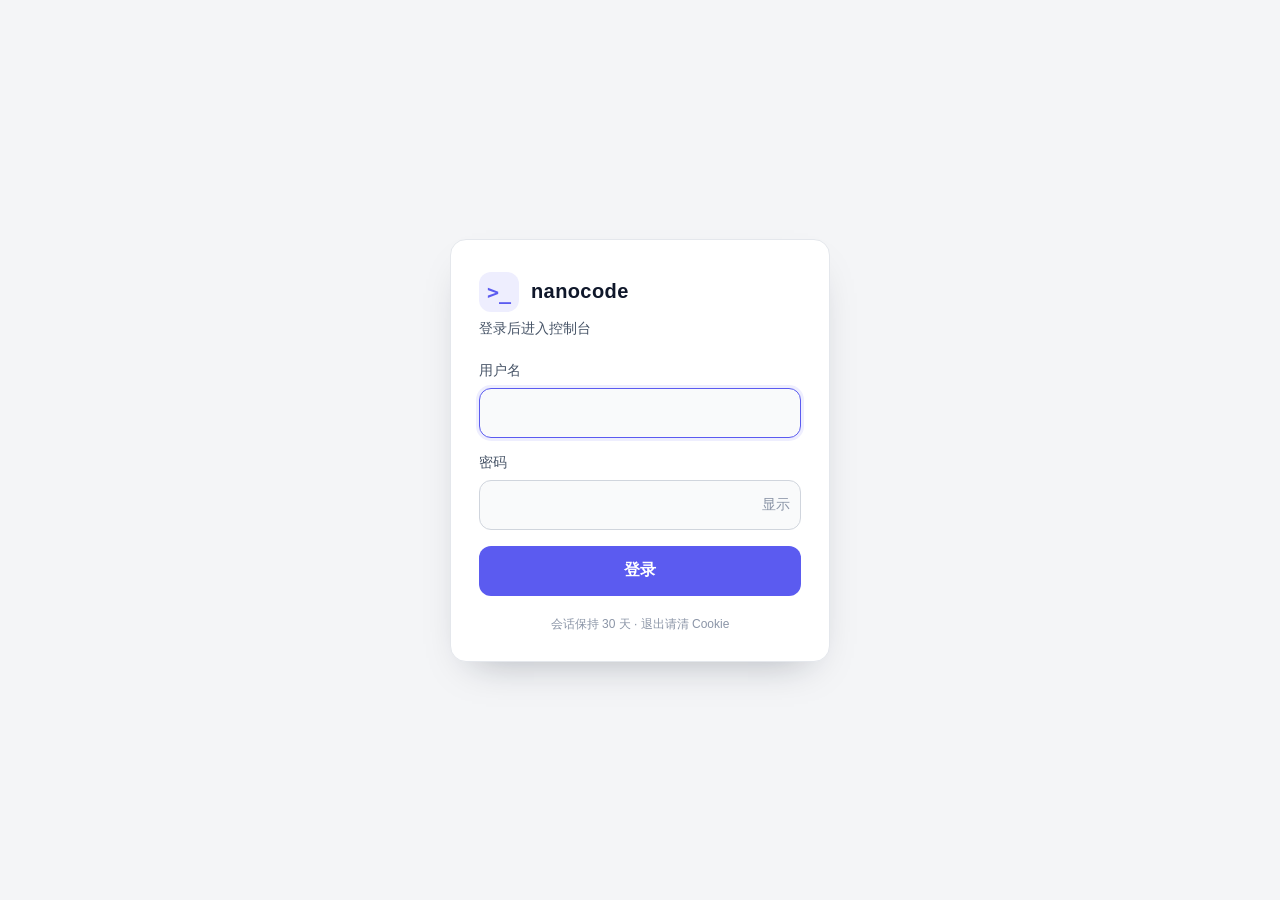
<file: nanocode/web/static/login.html>
<!doctype html>
<html lang="zh-CN">
<head>
<meta charset="utf-8">
<meta name="viewport" content="width=device-width, initial-scale=1, viewport-fit=cover">
<meta name="color-scheme" content="light dark">
<link rel="icon" type="image/svg+xml" href="favicon.svg">
<title>登录 · nanocode</title>
<style>
/* 设计 token 与主界面同一套，未设置主题时跟随系统 */
:root {
  --bg: #f4f5f7;
  --surface: #ffffff;
  --surface-2: #f9fafb;
  --border: #e4e7ec;
  --border-strong: #d0d5dd;
  --text: #0f172a;
  --text-2: #475467;
  --muted: #8b95a7;
  --accent: #5b5bf0;
  --accent-strong: #4a4ae0;
  --accent-soft: rgba(91, 91, 240, .10);
  --danger: #c0362c;
  --danger-soft: rgba(192, 54, 44, .09);
  --shadow-md: 0 18px 40px -22px rgba(15, 23, 42, .35);
  --r-lg: 16px;
  --r-md: 12px;
  --font-ui: "Inter", -apple-system, BlinkMacSystemFont, "Segoe UI", "PingFang SC", "Hiragino Sans GB", "Microsoft YaHei", sans-serif;
  --font-mono: ui-monospace, SFMono-Regular, Menlo, Consolas, monospace;
  color-scheme: light;
}
@media (prefers-color-scheme: dark) {
  :root {
    --bg: #0a0d12;
    --surface: #0f131a;
    --surface-2: #121821;
    --border: #1e2734;
    --border-strong: #2a3545;
    --text: #e8eef6;
    --text-2: #a9b6c7;
    --muted: #6f7f94;
    --accent: #8b8bff;
    --accent-strong: #a0a0ff;
    --accent-soft: rgba(139, 139, 255, .14);
    --danger: #ff7b72;
    --danger-soft: rgba(255, 123, 114, .10);
    color-scheme: dark;
  }
}
* { box-sizing: border-box; -webkit-tap-highlight-color: transparent; }
html, body { height: 100%; }
body {
  margin: 0;
  font-family: var(--font-ui);
  background: var(--bg);
  color: var(--text);
  display: flex;
  align-items: center;
  justify-content: center;
  padding: 24px 16px;
  /* iOS 安全区 */
  padding-left: max(16px, env(safe-area-inset-left));
  padding-right: max(16px, env(safe-area-inset-right));
}
.card {
  width: 100%;
  max-width: 380px;
  background: var(--surface);
  border: 1px solid var(--border);
  border-radius: var(--r-lg);
  box-shadow: var(--shadow-md);
  padding: 32px 28px 28px;
}
.brand {
  display: flex;
  align-items: center;
  gap: 12px;
  margin-bottom: 8px;
}
.brand .logo {
  width: 40px;
  height: 40px;
  border-radius: 12px;
  background: var(--accent-soft);
  color: var(--accent);
  display: flex;
  align-items: center;
  justify-content: center;
  font-family: var(--font-mono);
  font-weight: 700;
  font-size: 20px;
  user-select: none;
}
.brand h1 {
  margin: 0;
  font-size: 20px;
  font-weight: 700;
  letter-spacing: .02em;
}
.sub {
  margin: 0 0 24px;
  color: var(--text-2);
  font-size: 14px;
}
.field { margin-bottom: 16px; }
.field label {
  display: block;
  font-size: 14px;
  color: var(--text-2);
  margin-bottom: 8px;
}
.field input {
  width: 100%;
  /* 16px+ 防止 iOS 聚焦时自动缩放 */
  font-size: 16px;
  font-family: var(--font-ui);
  color: var(--text);
  background: var(--surface-2);
  border: 1px solid var(--border-strong);
  border-radius: var(--r-md);
  padding: 0 14px;
  /* 48px 高，手指好点 */
  height: 50px;
  outline: none;
  -webkit-appearance: none;
  appearance: none;
}
.field input:focus {
  border-color: var(--accent);
  box-shadow: 0 0 0 3px var(--accent-soft);
}
.pw-wrap { position: relative; }
.pw-wrap input { padding-right: 52px; }
.pw-toggle {
  position: absolute;
  right: 4px;
  top: 4px;
  width: 42px;
  height: 42px;
  border: 0;
  background: transparent;
  color: var(--muted);
  font-size: 14px;
  border-radius: 8px;
  cursor: pointer;
}
.pw-toggle:active { background: var(--surface-2); }
.error {
  display: none;
  font-size: 14px;
  color: var(--danger);
  background: var(--danger-soft);
  border-radius: var(--r-md);
  padding: 10px 14px;
  margin-bottom: 16px;
}
.error.show { display: block; }
button.submit {
  width: 100%;
  height: 50px;
  border: 0;
  border-radius: var(--r-md);
  background: var(--accent);
  color: #fff;
  font-size: 16px;
  font-weight: 600;
  font-family: var(--font-ui);
  cursor: pointer;
}
button.submit:active { background: var(--accent-strong); }
button.submit:disabled { opacity: .6; cursor: default; }
.hint {
  margin: 20px 0 0;
  text-align: center;
  font-size: 12px;
  color: var(--muted);
}
</style>
</head>
<body>
<main class="card">
  <div class="brand">
    <div class="logo" aria-hidden="true">&gt;_</div>
    <h1>nanocode</h1>
  </div>
  <p class="sub">登录后进入控制台</p>
  <div class="error" id="error" role="alert"></div>
  <form id="login-form" autocomplete="on">
    <div class="field">
      <label for="username">用户名</label>
      <input id="username" name="username" type="text" autocomplete="username"
             autocapitalize="none" autocorrect="off" spellcheck="false" required>
    </div>
    <div class="field">
      <label for="password">密码</label>
      <div class="pw-wrap">
        <input id="password" name="password" type="password" autocomplete="current-password" required>
        <button type="button" class="pw-toggle" id="pw-toggle" aria-label="显示密码">显示</button>
      </div>
    </div>
    <button type="submit" class="submit" id="submit">登录</button>
  </form>
  <p class="hint">会话保持 30 天 · 退出请清 Cookie</p>
</main>
<script>
(function () {
  var form = document.getElementById("login-form");
  var userEl = document.getElementById("username");
  var pwEl = document.getElementById("password");
  var errEl = document.getElementById("error");
  var submitEl = document.getElementById("submit");
  var toggleEl = document.getElementById("pw-toggle");

  toggleEl.addEventListener("click", function () {
    var show = pwEl.type === "password";
    pwEl.type = show ? "text" : "password";
    toggleEl.textContent = show ? "隐藏" : "显示";
    toggleEl.setAttribute("aria-label", show ? "隐藏密码" : "显示密码");
  });

  function showError(msg) {
    errEl.textContent = msg;
    errEl.classList.add("show");
  }
  function clearError() {
    errEl.textContent = "";
    errEl.classList.remove("show");
  }

  form.addEventListener("submit", function (ev) {
    ev.preventDefault();
    clearError();
    var username = userEl.value.trim();
    var password = pwEl.value;
    if (!username || !password) {
      showError("请输入用户名和密码");
      return;
    }
    submitEl.disabled = true;
    submitEl.textContent = "登录中…";
    fetch("/api/login", {
      method: "POST",
      headers: { "Content-Type": "application/json" },
      credentials: "same-origin",
      body: JSON.stringify({ username: username, password: password })
    }).then(function (resp) {
      return resp.json().then(function (data) {
        return { status: resp.status, data: data };
      });
    }).then(function (r) {
      if (r.data && r.data.ok) {
        location.href = "/";
      } else {
        showError((r.data && r.data.error) || ("登录失败（" + r.status + "）"));
        pwEl.value = "";
        pwEl.focus();
      }
    }).catch(function () {
      showError("网络错误，请检查连接后重试");
    }).finally(function () {
      submitEl.disabled = false;
      submitEl.textContent = "登录";
    });
  });

  userEl.focus();
})();
</script>
</body>
</html>
</file>
